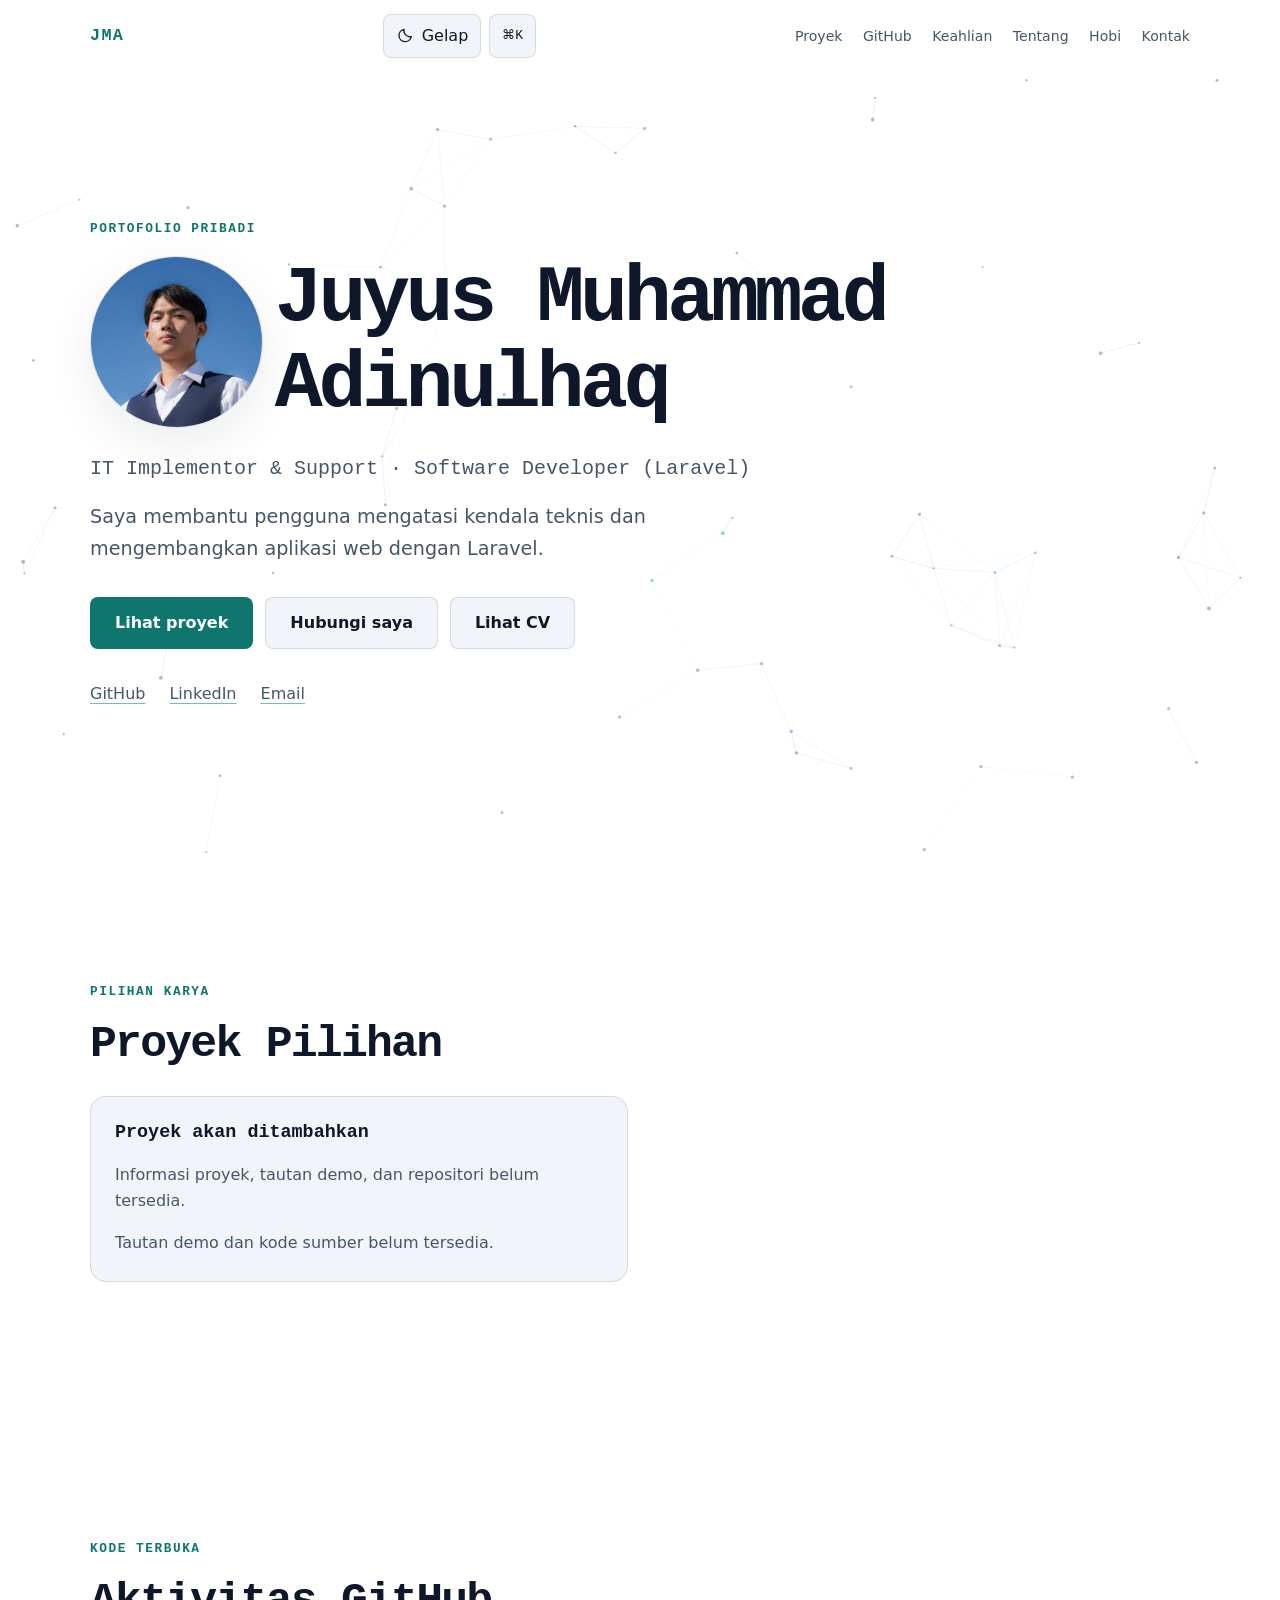
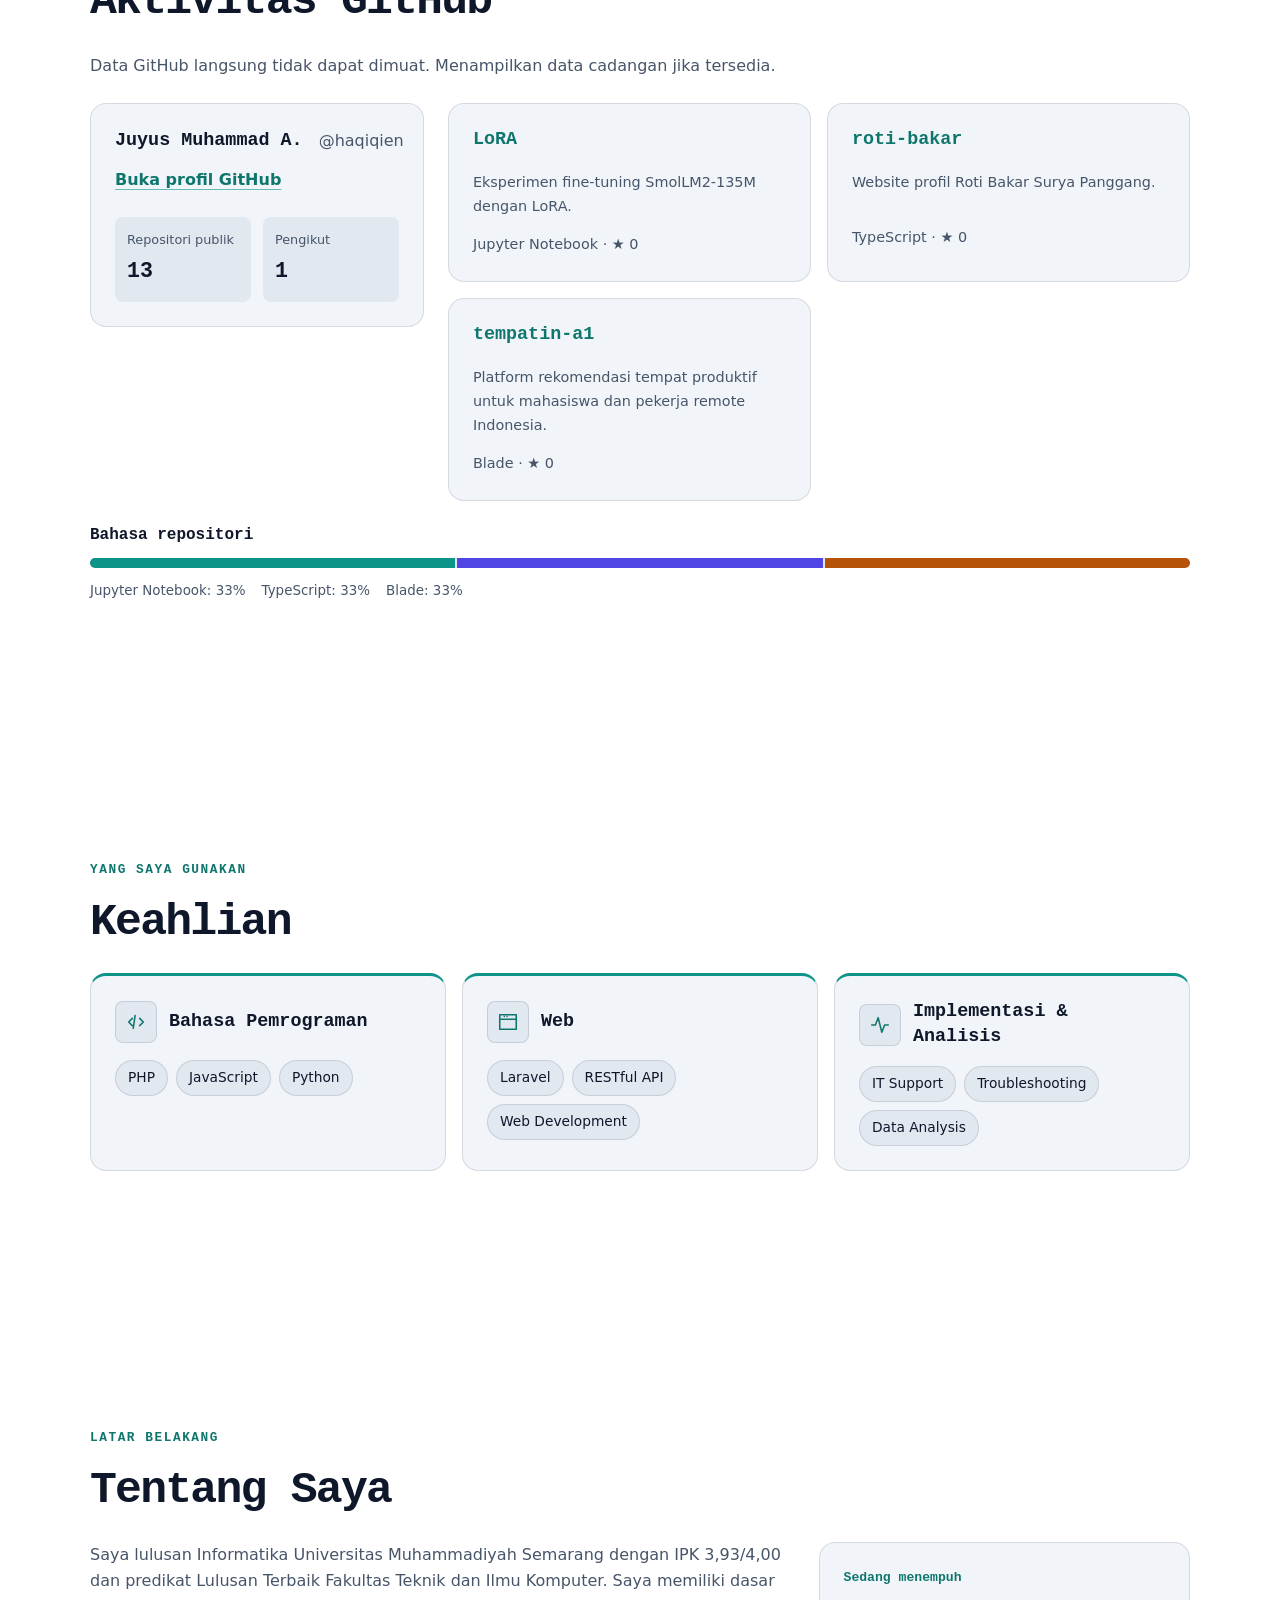
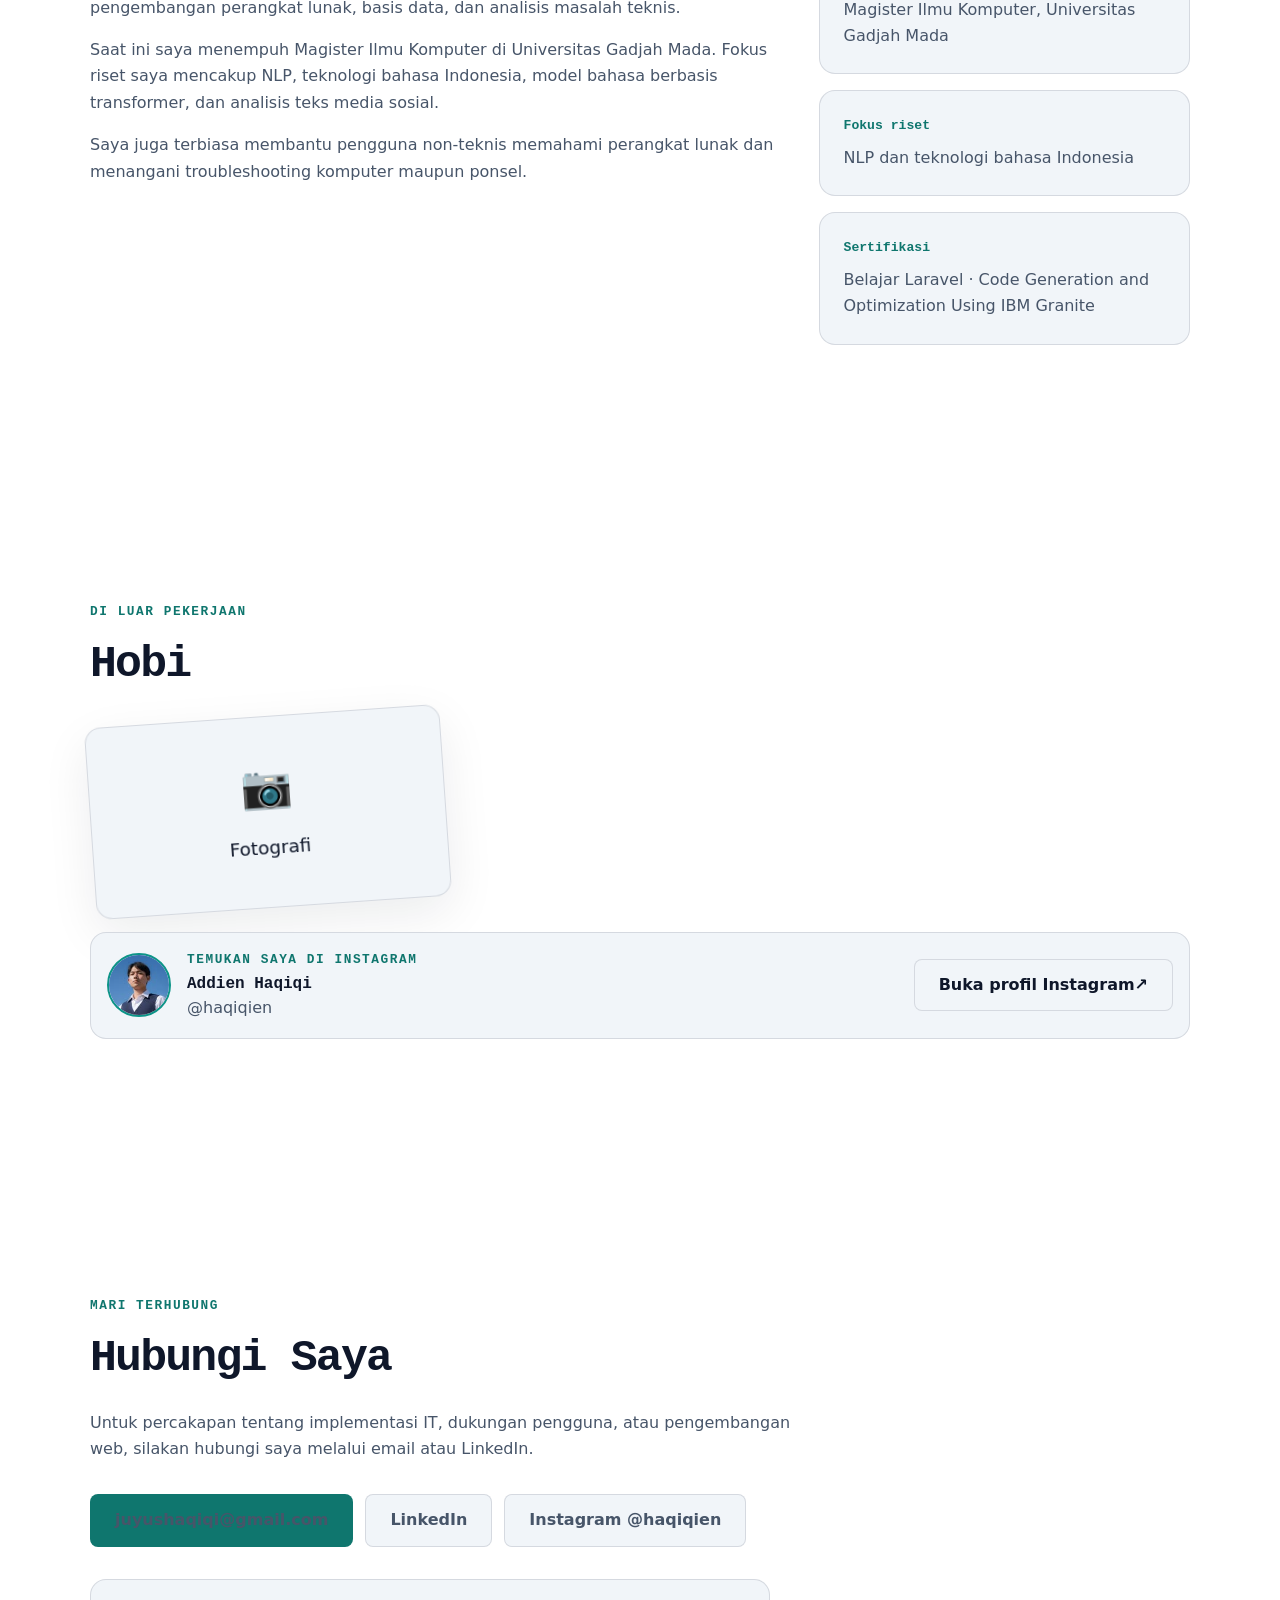
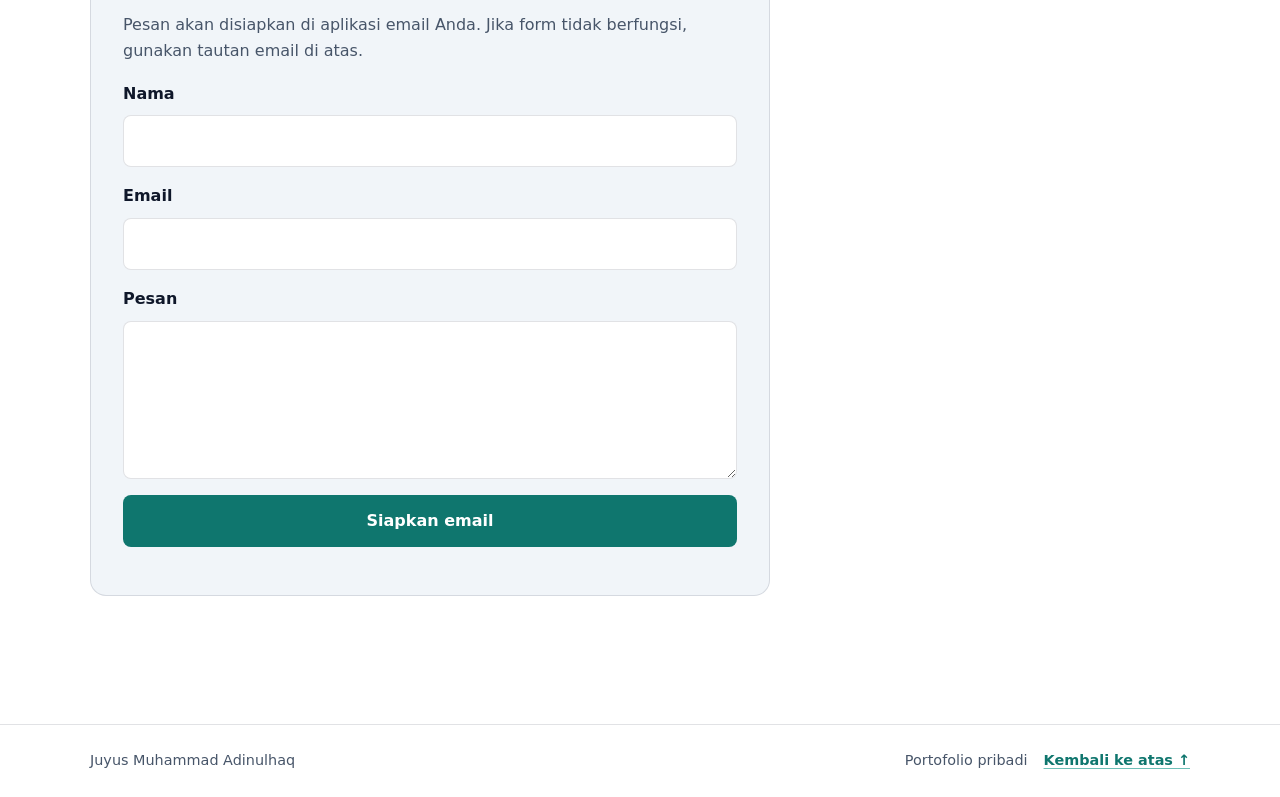
<file: index.html>
<!doctype html>
<html lang="id">
<head>
  <meta charset="utf-8">
  <meta name="viewport" content="width=device-width, initial-scale=1">
  <meta name="description" content="Portofolio Juyus Muhammad Adinulhaq, IT Implementor & Support dan Software Developer (Laravel).">
  <meta name="theme-color" content="#0B1020">
  <title>Juyus Muhammad Adinulhaq — Portofolio</title>
  <link rel="canonical" href="https://addien.ai.id/personal-web/">
  <script>
    (() => {
      const canonical = document.querySelector('link[rel="canonical"]');
      if (canonical) canonical.href = new URL('./', window.location.href).href;
    })();
  </script>
  <link rel="icon" type="image/svg+xml" href="assets/icons/favicon.svg">
  <meta property="og:type" content="website">
  <meta property="og:locale" content="id_ID">
  <meta property="og:site_name" content="Portofolio Juyus Muhammad Adinulhaq">
  <meta property="og:title" content="Juyus Muhammad Adinulhaq — Portofolio">
  <meta property="og:description" content="Portofolio Juyus Muhammad Adinulhaq, IT Implementor &amp; Support dan Software Developer (Laravel).">
  <meta property="og:url" content="https://addien.ai.id/personal-web/">
  <meta property="og:image" content="https://addien.ai.id/personal-web/assets/images/og-card.png">
  <meta property="og:image:width" content="1200">
  <meta property="og:image:height" content="630">
  <meta property="og:image:alt" content="Portofolio Juyus Muhammad Adinulhaq — IT Implementor &amp; Support dan Software Developer (Laravel).">
  <meta name="twitter:card" content="summary_large_image">
  <meta name="twitter:title" content="Juyus Muhammad Adinulhaq — Portofolio">
  <meta name="twitter:description" content="Portofolio Juyus Muhammad Adinulhaq, IT Implementor &amp; Support dan Software Developer (Laravel).">
  <meta name="twitter:image" content="https://addien.ai.id/personal-web/assets/images/og-card.png">
  <script>document.documentElement.classList.add('js');</script>
  <script>
    (() => {
      let theme = 'dark';
      try {
        const saved = localStorage.getItem('portfolio-theme');
        theme = saved === 'light' || saved === 'dark'
          ? saved
          : (matchMedia('(prefers-color-scheme: light)').matches ? 'light' : 'dark');
      } catch {
        theme = matchMedia('(prefers-color-scheme: light)').matches ? 'light' : 'dark';
      }
      document.documentElement.dataset.theme = theme;
    })();
  </script>
  <link rel="stylesheet" href="css/tokens.css">
  <link rel="stylesheet" href="css/base.css">
  <link rel="stylesheet" href="css/layout.css">
  <link rel="stylesheet" href="css/components.css">
  <link rel="stylesheet" href="css/effects.css">
  <script type="module" src="js/main.js"></script>
</head>
<body>
  <a class="skip-link" href="#main-content">Lewati ke konten</a>
  <header class="site-header">
    <nav class="nav container" aria-label="Navigasi utama">
      <a class="nav__brand" href="#hero" aria-label="JMA — Beranda">JMA</a>
      <div class="nav__controls">
        <button class="theme-toggle" type="button" data-theme-toggle aria-label="Aktifkan tema terang" title="Aktifkan tema terang">
          <svg class="theme-toggle__icon theme-toggle__icon--sun" aria-hidden="true" viewBox="0 0 24 24" fill="none" stroke="currentColor" stroke-width="1.8" stroke-linecap="round"><circle cx="12" cy="12" r="4"/><path d="M12 2v2m0 16v2M4.93 4.93l1.42 1.42m11.3 11.3 1.42 1.42M2 12h2m16 0h2M4.93 19.07l1.42-1.42m11.3-11.3 1.42-1.42"/></svg>
          <svg class="theme-toggle__icon theme-toggle__icon--moon" aria-hidden="true" viewBox="0 0 24 24" fill="none" stroke="currentColor" stroke-width="1.8" stroke-linecap="round" stroke-linejoin="round"><path d="M20.9 13.1A8.5 8.5 0 0 1 10.9 3.1 8.5 8.5 0 1 0 20.9 13.1Z"/></svg>
          <span data-theme-label>Terang</span>
        </button>
        <button class="nav__palette" type="button" data-palette-trigger aria-keyshortcuts="Control+K Meta+K">⌘K <span class="visually-hidden">Buka palet perintah</span></button>
        <button class="nav__toggle" type="button" data-nav-toggle aria-label="Buka menu navigasi" aria-controls="primary-navigation" aria-expanded="false">
          <span class="nav__toggle-icon" aria-hidden="true"><span></span><span></span><span></span></span>
          <span class="nav__toggle-label" aria-hidden="true">Menu</span>
        </button>
      </div>
      <ul class="nav__list" id="primary-navigation">
        <li><a class="nav__link" href="#projects" data-nav-link>Proyek</a></li>
        <li><a class="nav__link" href="#github" data-nav-link>GitHub</a></li>
        <li><a class="nav__link" href="#skills" data-nav-link>Keahlian</a></li>
        <li><a class="nav__link" href="#about" data-nav-link>Tentang</a></li>
        <li><a class="nav__link" href="#hobbies" data-nav-link>Hobi</a></li>
        <li><a class="nav__link" href="#contact" data-nav-link>Kontak</a></li>
      </ul>
    </nav>
  </header>

  <div class="scroll-progress" data-scroll-progress aria-hidden="true"><span></span></div>
  <main id="main-content">
    <section class="section section--hero" id="hero" aria-labelledby="hero-title">
      <canvas class="hero__canvas" data-hero-canvas aria-hidden="true"></canvas>
      <div class="container">
        <div class="hero__content">
          <p class="eyebrow">Portofolio pribadi</p>
          <div class="hero__identity">
            <figure class="hero__portrait">
              <img src="assets/images/github-avatar.jpg" width="256" height="256" alt="Foto Juyus Muhammad Adinulhaq" fetchpriority="high">
            </figure>
            <h1 id="hero-title">Juyus Muhammad Adinulhaq</h1>
          </div>
          <p class="hero__role"><span class="visually-hidden">IT Implementor &amp; Support, Software Developer (Laravel), dan mahasiswa Magister Ilmu Komputer.</span><span aria-hidden="true">IT Implementor &amp; Support <span>·</span> <span data-role-word>Software Developer (Laravel)</span></span></p>
          <p class="hero__summary">Saya membantu pengguna mengatasi kendala teknis dan mengembangkan aplikasi web dengan Laravel.</p>
          <div class="hero__actions">
            <a class="button button--primary" href="#projects" data-magnetic data-cursor="View">Lihat proyek</a>
            <a class="button button--secondary" href="#contact" data-magnetic data-cursor="View">Hubungi saya</a>
            <a class="button button--secondary" href="cv/CV_Juyus_Muhammad_Adinulhaq.html">Lihat CV</a>
          </div>
          <nav class="hero__socials" aria-label="Tautan sosial">
            <a href="https://github.com/haqiqien" rel="noopener noreferrer">GitHub</a>
            <a href="https://linkedin.com/in/juyusadinulhaq" rel="noopener noreferrer">LinkedIn</a>
            <a href="mailto:juyushaqiqi@gmail.com">Email</a>
          </nav>
        </div>
      </div>
    </section>

    <section class="section" id="projects" aria-labelledby="projects-title">
      <div class="container">
        <p class="eyebrow">Pilihan karya</p>
        <h2 id="projects-title">Proyek Pilihan</h2>
        <div class="project-filters" data-project-filters role="group" aria-label="Filter proyek berdasarkan teknologi" hidden></div>
        <p class="visually-hidden" data-project-filter-status role="status" aria-live="polite"></p>
        <div class="project-grid" data-projects>
          <p>Detail proyek akan ditambahkan.</p>
        </div>
      </div>
    </section>
    <section class="section" id="github" aria-labelledby="github-title">
      <div class="container">
        <p class="eyebrow">Kode terbuka</p>
        <h2 id="github-title">Aktivitas GitHub</h2>
        <p class="github__notice" data-github-notice role="status">Memuat data publik GitHub… Jika API tidak tersedia, data cadangan profil akan ditampilkan.</p>
        <div class="github__layout">
          <div class="github__profile" data-github-profile aria-label="Ringkasan profil GitHub">
            <p>Data profil belum tersedia.</p>
          </div>
          <div class="github__repos" data-github-repos aria-label="Repositori GitHub">
            <p>Daftar repositori akan tampil setelah username tersedia.</p>
          </div>
        </div>
        <div class="github__languages" data-github-languages></div>
      </div>
    </section>
    <section class="section" id="skills" aria-labelledby="skills-title">
      <div class="container">
        <p class="eyebrow">Yang saya gunakan</p>
        <h2 id="skills-title">Keahlian</h2>
        <div class="skill-groups" data-skills>
          <p>Keahlian akan ditampilkan di sini.</p>
        </div>
      </div>
    </section>
    <section class="section" id="about" aria-labelledby="about-title">
      <div class="container">
        <p class="eyebrow">Latar belakang</p>
        <h2 id="about-title">Tentang Saya</h2>
        <div class="about__grid">
          <div class="about__copy">
            <p>Saya lulusan Informatika Universitas Muhammadiyah Semarang dengan IPK 3,93/4,00 dan predikat Lulusan Terbaik Fakultas Teknik dan Ilmu Komputer. Saya memiliki dasar pengembangan perangkat lunak, basis data, dan analisis masalah teknis.</p>
            <p>Saat ini saya menempuh Magister Ilmu Komputer di Universitas Gadjah Mada. Fokus riset saya mencakup NLP, teknologi bahasa Indonesia, model bahasa berbasis transformer, dan analisis teks media sosial.</p>
            <p>Saya juga terbiasa membantu pengguna non-teknis memahami perangkat lunak dan menangani troubleshooting komputer maupun ponsel.</p>
          </div>
          <ul class="about__facts" aria-label="Fokus saat ini">
            <li class="about__fact"><strong>Sedang menempuh</strong><span>Magister Ilmu Komputer, Universitas Gadjah Mada</span></li>
            <li class="about__fact"><strong>Fokus riset</strong><span>NLP dan teknologi bahasa Indonesia</span></li>
            <li class="about__fact"><strong>Sertifikasi</strong><span>Belajar Laravel · Code Generation and Optimization Using IBM Granite</span></li>
          </ul>
        </div>
      </div>
    </section>
    <section class="section" id="hobbies" aria-labelledby="hobbies-title">
      <div class="container">
        <p class="eyebrow">Di luar pekerjaan</p>
        <h2 id="hobbies-title">Hobi</h2>
        <div class="hobby-grid" data-hobbies>
          <article class="hobby-card">
            <span class="hobby-card__icon" aria-hidden="true">📷</span>
            <h3 class="hobby-card__title">Fotografi</h3>
            <p class="hobby-card__story">Saya rutin memotret dan mengelola hasil foto menggunakan ponsel.</p>
            <a class="hobby-card__link" href="https://instagram.com/haqiqien" rel="noopener noreferrer">Lihat foto di Instagram</a>
          </article>
        </div>
        <article class="instagram-profile" aria-label="Profil Instagram Addien Haqiqi">
          <img class="instagram-profile__avatar" src="assets/images/instagram-avatar.jpg" width="80" height="80" alt="Foto profil Instagram Addien Haqiqi" loading="lazy">
          <div class="instagram-profile__identity">
            <p class="eyebrow">Temukan saya di Instagram</p>
            <h3 class="instagram-profile__name">Addien Haqiqi</h3>
            <p class="instagram-profile__handle">@haqiqien</p>
          </div>
          <a class="button button--secondary instagram-profile__link" href="https://www.instagram.com/haqiqien" target="_blank" rel="noopener noreferrer">Buka profil Instagram <span aria-hidden="true">↗</span></a>
        </article>
      </div>
    </section>
    <section class="section" id="contact" aria-labelledby="contact-title">
      <div class="container">
        <p class="eyebrow">Mari terhubung</p>
        <h2 id="contact-title">Hubungi Saya</h2>
        <p class="contact__intro">Untuk percakapan tentang implementasi IT, dukungan pengguna, atau pengembangan web, silakan hubungi saya melalui email atau LinkedIn.</p>
        <div class="contact__links">
          <a class="button button--primary" href="mailto:juyushaqiqi@gmail.com" data-magnetic data-cursor="View">juyushaqiqi@gmail.com</a>
          <a class="button button--secondary" href="https://linkedin.com/in/juyusadinulhaq" rel="noopener noreferrer" data-magnetic data-cursor="View">LinkedIn</a>
          <a class="button button--secondary" href="https://www.instagram.com/haqiqien" rel="noopener noreferrer" data-magnetic data-cursor="View">Instagram @haqiqien</a>
        </div>
        <form class="contact-form" data-contact-form action="mailto:juyushaqiqi@gmail.com" method="post" enctype="text/plain">
          <p class="contact-form__note">Pesan akan disiapkan di aplikasi email Anda. Jika form tidak berfungsi, gunakan tautan email di atas.</p>
          <div class="contact-form__field">
            <label for="contact-name">Nama</label>
            <input id="contact-name" name="name" type="text" autocomplete="name" maxlength="100" required aria-describedby="contact-name-error">
            <span class="contact-form__error" id="contact-name-error" data-field-error hidden></span>
          </div>
          <div class="contact-form__field">
            <label for="contact-email">Email</label>
            <input id="contact-email" name="email" type="email" autocomplete="email" maxlength="254" required aria-describedby="contact-email-error">
            <span class="contact-form__error" id="contact-email-error" data-field-error hidden></span>
          </div>
          <div class="contact-form__field">
            <label for="contact-message">Pesan</label>
            <textarea id="contact-message" name="message" rows="5" minlength="10" maxlength="5000" required aria-describedby="contact-message-error"></textarea>
            <span class="contact-form__error" id="contact-message-error" data-field-error hidden></span>
          </div>
          <button class="button button--primary" type="submit">Siapkan email</button>
          <p class="contact-form__status" data-contact-status role="status" aria-live="polite"></p>
        </form>
      </div>
    </section>
  </main>

  <dialog class="case-dialog" data-case-dialog aria-labelledby="case-dialog-title" aria-describedby="case-dialog-description">
    <div class="case-dialog__panel">
      <button class="button button--small button--secondary case-dialog__close" type="button" data-dialog-close autofocus aria-label="Tutup studi kasus">Tutup</button>
      <p class="eyebrow">Studi kasus</p>
      <h2 id="case-dialog-title" data-case-dialog-title></h2>
      <p id="case-dialog-description" class="case-dialog__description">Ringkasan tantangan, solusi, keputusan, dan hasil proyek.</p>
      <div class="case-dialog__content" data-case-dialog-content></div>
    </div>
  </dialog>

  <dialog class="palette" data-palette aria-labelledby="palette-title" aria-describedby="palette-description">
    <div class="palette__panel">
      <div class="palette__header">
        <div>
          <h2 class="palette__title" id="palette-title">Palet perintah</h2>
          <p class="palette__description" id="palette-description">Cari bagian atau tindakan.</p>
        </div>
        <button class="button button--small button--secondary palette__close" type="button" data-palette-close aria-label="Tutup palet perintah">Tutup</button>
      </div>
      <label class="visually-hidden" for="palette-query">Cari perintah</label>
      <input class="palette__input" id="palette-query" type="search" role="combobox" aria-autocomplete="list" aria-controls="palette-options" aria-expanded="false" placeholder="Ketik nama bagian atau tindakan…" autocomplete="off">
      <ul class="palette__options" id="palette-options" role="listbox" aria-label="Perintah"></ul>
      <p class="palette__status" data-palette-status role="status" aria-live="polite"></p>
    </div>
  </dialog>

  <dialog class="bug-game" data-bug-game aria-labelledby="bug-game-title" aria-describedby="bug-game-instructions">
    <div class="bug-game__panel">
      <header class="bug-game__header">
        <div><h2 class="bug-game__title" id="bug-game-title">Bug Catcher</h2><p class="bug-game__instructions" id="bug-game-instructions">Tangkap bug di kanvas dalam 30 detik. Gunakan tombol “Tangkap bug berikutnya” sebagai alternatif keyboard.</p></div>
        <button class="button button--small button--secondary" type="button" data-game-close>Tutup</button>
      </header>
      <div class="bug-game__stats"><p>Skor: <strong data-game-score>0</strong></p><p>Waktu: <strong data-game-time>30</strong> detik</p><p>Rekor: <strong data-game-best>0</strong></p></div>
      <canvas class="bug-game__board" data-game-board width="640" height="288" role="img" aria-label="Kanvas permainan. Sentuh atau klik bug untuk menangkapnya."></canvas>
      <div class="bug-game__actions"><button class="button button--primary" type="button" data-game-catch>Tangkap bug berikutnya</button><button class="button button--secondary" type="button" data-game-restart>Mulai ulang</button></div>
      <p class="bug-game__status" data-game-status role="status" aria-live="polite">Permainan siap.</p>
    </div>
  </dialog>

  <noscript>
    <div class="noscript-note container">
      <p>JavaScript tidak aktif. Proyek: <a href="#projects">detail belum tersedia</a>. <a href="https://github.com/haqiqien" rel="noopener noreferrer">GitHub</a>. Tautan lain: <a href="https://linkedin.com/in/juyusadinulhaq" rel="noopener noreferrer">LinkedIn</a> · <a href="mailto:juyushaqiqi@gmail.com">Email</a>.</p>
    </div>
  </noscript>

  <div class="cursor" data-custom-cursor aria-hidden="true">
    <span class="cursor__dot"></span>
    <span class="cursor__ring"><span class="cursor__label"></span></span>
  </div>

  <footer class="site-footer">
    <div class="container site-footer__inner">
      <p>Juyus Muhammad Adinulhaq</p>
      <div class="site-footer__actions">
        <p>Portofolio pribadi</p>
        <a class="back-to-top" href="#hero">Kembali ke atas <span aria-hidden="true">↑</span></a>
      </div>
    </div>
  </footer>
</body>
</html>
</file>
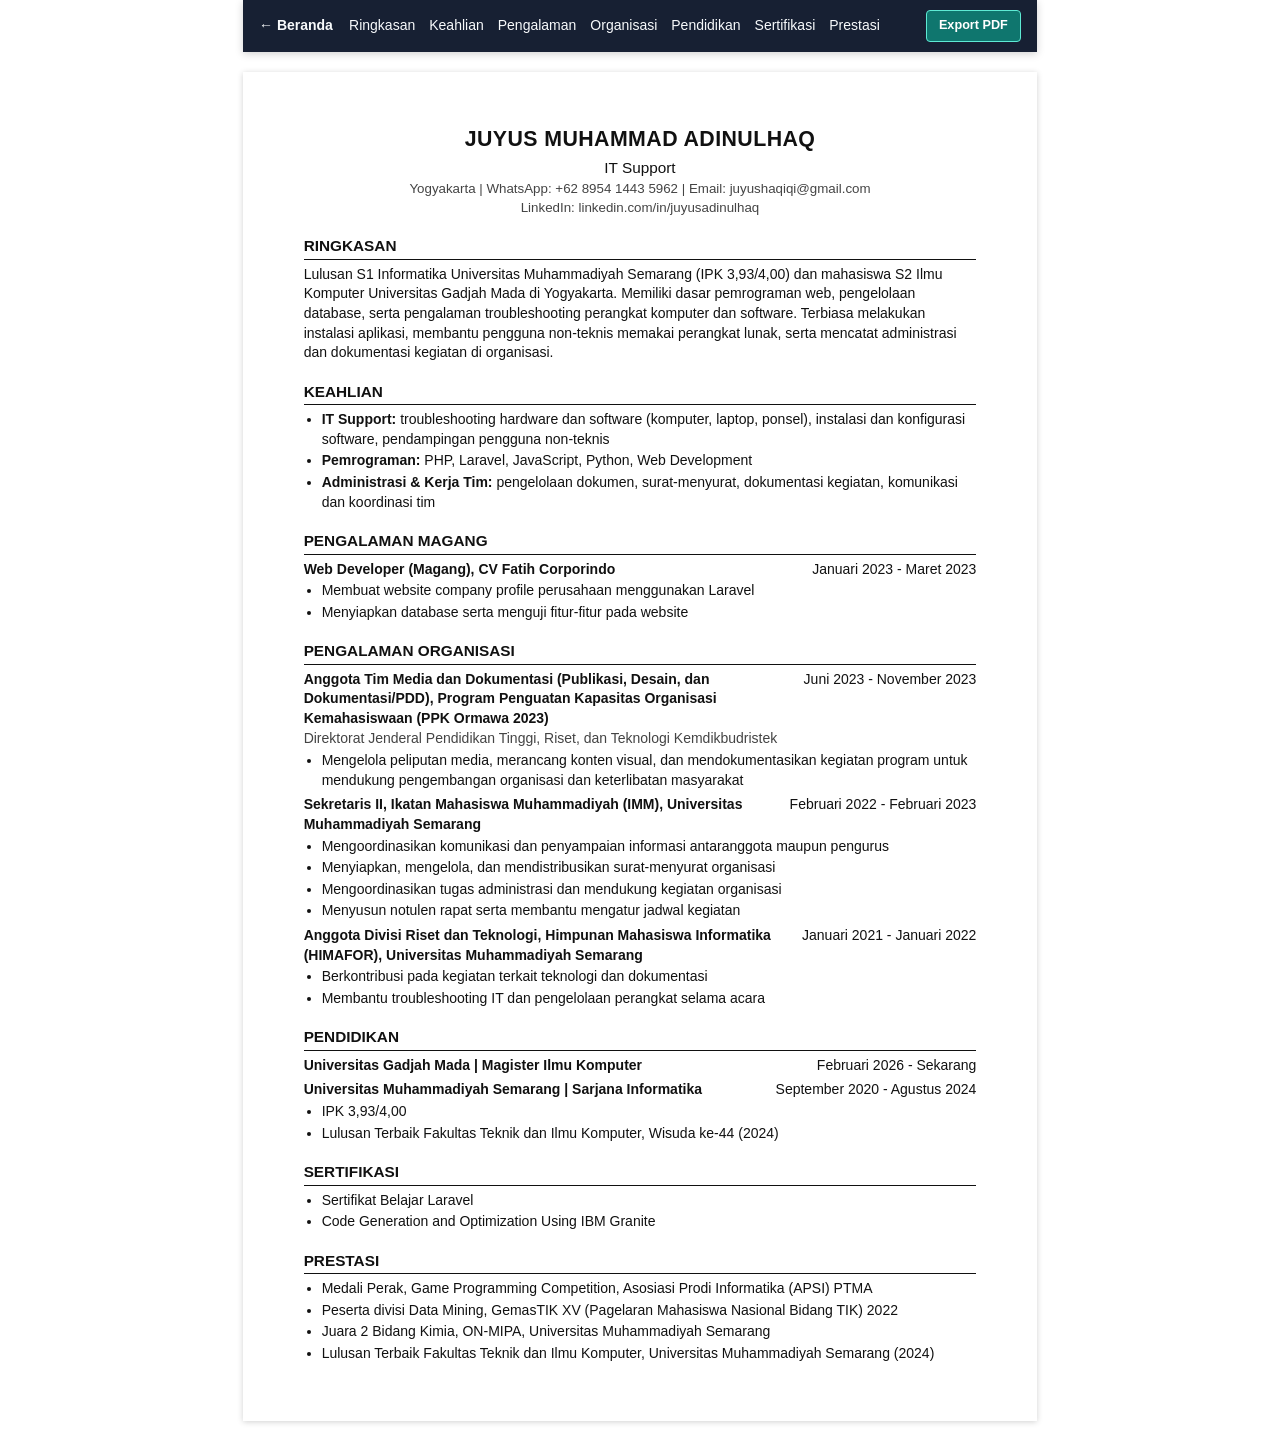
<file: cv/CV_Juyus_Muhammad_Adinulhaq.html>
<!DOCTYPE html>
<html lang="id">
<head>
<meta charset="utf-8">
<meta name="viewport" content="width=device-width, initial-scale=1">
<title>CV Juyus Muhammad Adinulhaq - IT Support</title>
<script>
  try {
    const savedTheme = localStorage.getItem('portfolio-theme');
    const systemTheme = matchMedia('(prefers-color-scheme: light)').matches ? 'light' : 'dark';
    document.documentElement.dataset.theme = savedTheme === 'light' || savedTheme === 'dark' ? savedTheme : systemTheme;
  } catch {
    document.documentElement.dataset.theme = matchMedia('(prefers-color-scheme: light)').matches ? 'light' : 'dark';
  }
</script>
<style>
  :root {
    color-scheme: dark;
    --page-bg:#0b1020;
    --paper:#fff;
    --ink:#111;
    --muted:#444;
    --rule:#111;
    --accent:#0d9488;
    --focus:#fbbf24;
  }
  [data-theme="light"] {
    color-scheme: light;
    --page-bg:#fff;
    --paper:#fff;
    --ink:#111;
    --muted:#444;
    --rule:#111;
    --accent:#0d9488;
    --focus:#b45309;
  }
  * { box-sizing: border-box; }
  html { background:var(--page-bg); scroll-behavior:smooth; scroll-padding-top:72px; }
  body {
    margin: 0;
    font-family: Arial, Helvetica, sans-serif;
    font-size: 10.5pt;
    line-height: 1.4;
    color: var(--ink);
    background:var(--page-bg);
  }
  main {
    width: 210mm;
    max-width: 100%;
    min-height: 297mm;
    margin: 20px auto 32px;
    padding: 14mm 16mm;
    background:var(--paper);
    box-shadow: 0 1px 6px rgba(0,0,0,.18);
  }
  .cv-nav {
    position:sticky; top:0; z-index:2;
    max-width:210mm; margin:0 auto; padding:10px 16px;
    display:flex; align-items:center; gap:16px;
    color:#f8fafc; background:#172033;
    box-shadow:0 2px 8px rgba(0,0,0,.18);
  }
  .cv-nav a { color:inherit; text-decoration:none; }
  .cv-nav__home { flex:none; font-weight:700; }
  .cv-nav__links { display:flex; gap:14px; overflow-x:auto; white-space:nowrap; flex:1; }
  .cv-nav a:hover { color:#5eead4; text-decoration:underline; text-underline-offset:3px; }
  .cv-nav a:focus-visible { outline:2px solid var(--focus); outline-offset:3px; }
  .cv-nav__print {
    flex:none;
    padding:6px 12px;
    border:1px solid #5eead4;
    border-radius:4px;
    background:#0f766e;
    color:#fff;
    font:inherit;
    font-size:9.5pt;
    font-weight:700;
    cursor:pointer;
    white-space:nowrap;
  }
  .cv-nav__print:hover { background:#0d9488; }
  .cv-nav__print:focus-visible { outline:2px solid var(--focus); outline-offset:3px; }
  header { text-align:center; margin-bottom: 4px; }
  h1 { font-size: 16pt; margin: 0 0 2px; letter-spacing: .02em; }
  .title { font-size: 11.5pt; margin: 0 0 2px; }
  .meta { margin:0 0 8px; color:var(--muted); font-size:9pt; }
  .contact { margin: 0; font-size: 10pt; color: var(--muted); }
  .contact a { color: inherit; text-decoration: none; }
  .contact a:hover { color:var(--accent); text-decoration:underline; }
  section { margin-top: 18px; scroll-margin-top:72px; }
  h2 {
    font-size: 11.5pt;
    margin: 0 0 5px;
    padding-bottom: 2px;
    border-bottom: 1.5px solid var(--rule);
    text-transform: uppercase;
  }
  p { margin: 0 0 4px; }
  ul { margin: 2px 0 4px; padding-left: 18px; }
  li { margin-bottom: 2px; }
  .row { display:flex; justify-content:space-between; gap: 12px; margin-top: 5px; }
  .row strong { font-weight: 700; }
  .row span { white-space: nowrap; }
  .subline { margin:0 0 3px; color:var(--muted); }
  @page {
    size: A4 portrait;
    margin: 12mm 14mm;
  }
  @media (max-width: 600px) {
    .cv-nav { gap:12px; padding:10px 16px; }
    .cv-nav__links { gap:12px; }
    main { width: auto; min-height: auto; margin: 16px 12px 24px; padding: 24px 20px; box-shadow:0 1px 6px rgba(0,0,0,.12); }
    .row { flex-direction: column; gap: 0; }
    .row span { white-space: normal; color: var(--muted); }
  }
  @media print {
    html, body { width: 210mm; background:#fff; color:#111; }
    .cv-nav { display:none; }
    main { width: 100%; min-height: 0; margin:0; padding:0; box-shadow:none; max-width:none; background:#fff; color:#111; }
    section { margin-top: 13px; break-inside: avoid; }
    a { color:#111 !important; text-decoration:none; }
  }
</style>
</head>
<body>
<nav class="cv-nav" aria-label="Navigasi CV">
  <a class="cv-nav__home" href="../index.html">&larr; Beranda</a>
  <div class="cv-nav__links">
    <a href="#ringkasan">Ringkasan</a>
    <a href="#keahlian">Keahlian</a>
    <a href="#pengalaman">Pengalaman</a>
    <a href="#organisasi">Organisasi</a>
    <a href="#pendidikan">Pendidikan</a>
    <a href="#sertifikasi">Sertifikasi</a>
    <a href="#prestasi">Prestasi</a>
  </div>
  <button class="cv-nav__print" type="button" data-export-pdf>Export PDF</button>
</nav>
<main>
  <header>
    <h1>JUYUS MUHAMMAD ADINULHAQ</h1>
    <p class="title">IT Support</p>
    <p class="contact">Yogyakarta | WhatsApp: <a href="https://wa.me/6289541443596">+62 8954 1443 5962</a> | Email: <a href="mailto:juyushaqiqi@gmail.com">juyushaqiqi@gmail.com</a></p>
    <p class="contact">LinkedIn: <a href="https://linkedin.com/in/juyusadinulhaq">linkedin.com/in/juyusadinulhaq</a></p>
  </header>

  <section id="ringkasan" aria-labelledby="ringkasan-title">
    <h2 id="ringkasan-title">Ringkasan</h2>
    <p>Lulusan S1 Informatika Universitas Muhammadiyah Semarang (IPK 3,93/4,00) dan mahasiswa S2 Ilmu Komputer Universitas Gadjah Mada di Yogyakarta. Memiliki dasar pemrograman web, pengelolaan database, serta pengalaman troubleshooting perangkat komputer dan software. Terbiasa melakukan instalasi aplikasi, membantu pengguna non-teknis memakai perangkat lunak, serta mencatat administrasi dan dokumentasi kegiatan di organisasi.</p>
  </section>

  <section id="keahlian" aria-labelledby="keahlian-title">
    <h2 id="keahlian-title">Keahlian</h2>
    <ul>
      <li><strong>IT Support:</strong> troubleshooting hardware dan software (komputer, laptop, ponsel), instalasi dan konfigurasi software, pendampingan pengguna non-teknis</li>
      <li><strong>Pemrograman:</strong> PHP, Laravel, JavaScript, Python, Web Development</li>
      <li><strong>Administrasi &amp; Kerja Tim:</strong> pengelolaan dokumen, surat-menyurat, dokumentasi kegiatan, komunikasi dan koordinasi tim</li>
    </ul>
  </section>

  <section id="pengalaman" aria-labelledby="pengalaman-title">
    <h2 id="pengalaman-title">Pengalaman Magang</h2>
    <div class="row"><strong>Web Developer (Magang), CV Fatih Corporindo</strong><span>Januari 2023 - Maret 2023</span></div>
    <ul>
      <li>Membuat website company profile perusahaan menggunakan Laravel</li>
      <li>Menyiapkan database serta menguji fitur-fitur pada website</li>
    </ul>
  </section>

  <section id="organisasi" aria-labelledby="organisasi-title">
    <h2 id="organisasi-title">Pengalaman Organisasi</h2>
    <div class="row"><strong>Anggota Tim Media dan Dokumentasi (Publikasi, Desain, dan Dokumentasi/PDD), Program Penguatan Kapasitas Organisasi Kemahasiswaan (PPK Ormawa 2023)</strong><span>Juni 2023 - November 2023</span></div>
    <p class="subline">Direktorat Jenderal Pendidikan Tinggi, Riset, dan Teknologi Kemdikbudristek</p>
    <ul>
      <li>Mengelola peliputan media, merancang konten visual, dan mendokumentasikan kegiatan program untuk mendukung pengembangan organisasi dan keterlibatan masyarakat</li>
    </ul>

    <div class="row"><strong>Sekretaris II, Ikatan Mahasiswa Muhammadiyah (IMM), Universitas Muhammadiyah Semarang</strong><span>Februari 2022 - Februari 2023</span></div>
    <ul>
      <li>Mengoordinasikan komunikasi dan penyampaian informasi antaranggota maupun pengurus</li>
      <li>Menyiapkan, mengelola, dan mendistribusikan surat-menyurat organisasi</li>
      <li>Mengoordinasikan tugas administrasi dan mendukung kegiatan organisasi</li>
      <li>Menyusun notulen rapat serta membantu mengatur jadwal kegiatan</li>
    </ul>

    <div class="row"><strong>Anggota Divisi Riset dan Teknologi, Himpunan Mahasiswa Informatika (HIMAFOR), Universitas Muhammadiyah Semarang</strong><span>Januari 2021 - Januari 2022</span></div>
    <ul>
      <li>Berkontribusi pada kegiatan terkait teknologi dan dokumentasi</li>
      <li>Membantu troubleshooting IT dan pengelolaan perangkat selama acara</li>
    </ul>
  </section>

  <section id="pendidikan" aria-labelledby="pendidikan-title">
    <h2 id="pendidikan-title">Pendidikan</h2>
    <div class="row"><strong>Universitas Gadjah Mada | Magister Ilmu Komputer</strong><span>Februari 2026 - Sekarang</span></div>
    <div class="row"><strong>Universitas Muhammadiyah Semarang | Sarjana Informatika</strong><span>September 2020 - Agustus 2024</span></div>
    <ul>
      <li>IPK 3,93/4,00</li>
      <li>Lulusan Terbaik Fakultas Teknik dan Ilmu Komputer, Wisuda ke-44 (2024)</li>
    </ul>
  </section>

  <section id="sertifikasi" aria-labelledby="sertifikasi-title">
    <h2 id="sertifikasi-title">Sertifikasi</h2>
    <ul>
      <li>Sertifikat Belajar Laravel</li>
      <li>Code Generation and Optimization Using IBM Granite</li>
    </ul>
  </section>

  <section id="prestasi" aria-labelledby="prestasi-title">
    <h2 id="prestasi-title">Prestasi</h2>
    <ul>
      <li>Medali Perak, Game Programming Competition, Asosiasi Prodi Informatika (APSI) PTMA</li>
      <li>Peserta divisi Data Mining, GemasTIK XV (Pagelaran Mahasiswa Nasional Bidang TIK) 2022</li>
      <li>Juara 2 Bidang Kimia, ON-MIPA, Universitas Muhammadiyah Semarang</li>
      <li>Lulusan Terbaik Fakultas Teknik dan Ilmu Komputer, Universitas Muhammadiyah Semarang (2024)</li>
    </ul>
  </section>
</main>
<script>
  document.querySelector('[data-export-pdf]')?.addEventListener('click', () => {
    window.print();
  });
</script>
</body>
</html>
</file>
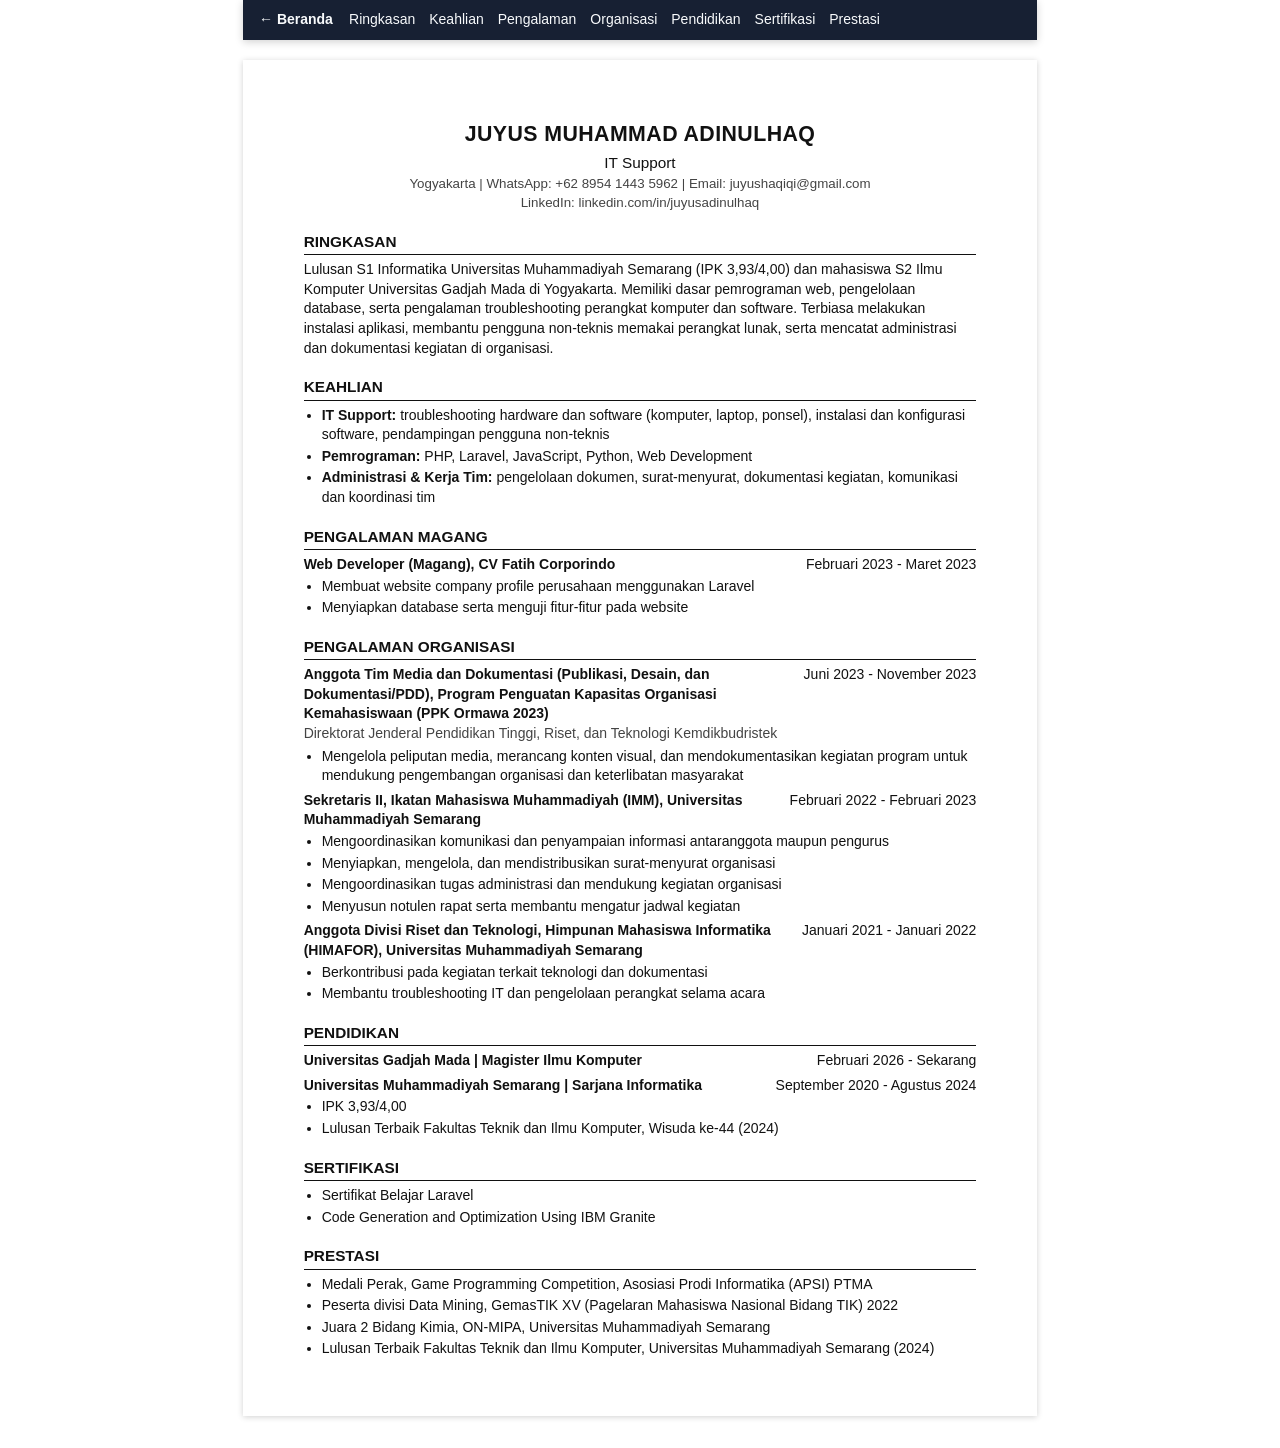
<file: my-cv/CV_Juyus_Muhammad_Adinulhaq.html>
<!DOCTYPE html>
<html lang="id">
<head>
<meta charset="utf-8">
<meta name="viewport" content="width=device-width, initial-scale=1">
<title>CV Juyus Muhammad Adinulhaq - IT Support</title>
<script>
  try {
    const savedTheme = localStorage.getItem('portfolio-theme');
    const systemTheme = matchMedia('(prefers-color-scheme: light)').matches ? 'light' : 'dark';
    document.documentElement.dataset.theme = savedTheme === 'light' || savedTheme === 'dark' ? savedTheme : systemTheme;
  } catch {
    document.documentElement.dataset.theme = matchMedia('(prefers-color-scheme: light)').matches ? 'light' : 'dark';
  }
</script>
<style>
  :root {
    color-scheme: dark;
    --page-bg:#0b1020;
    --paper:#fff;
    --ink:#111;
    --muted:#444;
    --rule:#111;
    --accent:#0d9488;
    --focus:#fbbf24;
  }
  [data-theme="light"] {
    color-scheme: light;
    --page-bg:#fff;
    --paper:#fff;
    --ink:#111;
    --muted:#444;
    --rule:#111;
    --accent:#0d9488;
    --focus:#b45309;
  }
  * { box-sizing: border-box; }
  html { background:var(--page-bg); scroll-behavior:smooth; scroll-padding-top:72px; }
  body {
    margin: 0;
    font-family: Arial, Helvetica, sans-serif;
    font-size: 10.5pt;
    line-height: 1.4;
    color: var(--ink);
    background:var(--page-bg);
  }
  main {
    max-width: 210mm;
    margin: 20px auto 32px;
    padding: 16mm 16mm 14mm;
    background:var(--paper);
    box-shadow: 0 1px 6px rgba(0,0,0,.18);
  }
  .cv-nav {
    position:sticky; top:0; z-index:2;
    max-width:210mm; margin:0 auto; padding:10px 16px;
    display:flex; align-items:center; gap:16px;
    color:#f8fafc; background:#172033;
    box-shadow:0 2px 8px rgba(0,0,0,.18);
  }
  .cv-nav a { color:inherit; text-decoration:none; }
  .cv-nav__home { flex:none; font-weight:700; }
  .cv-nav__links { display:flex; gap:14px; overflow-x:auto; white-space:nowrap; }
  .cv-nav a:hover { color:#5eead4; text-decoration:underline; text-underline-offset:3px; }
  .cv-nav a:focus-visible { outline:2px solid var(--focus); outline-offset:3px; }
  header { text-align:center; margin-bottom: 4px; }
  h1 { font-size: 16pt; margin: 0 0 2px; letter-spacing: .02em; }
  .title { font-size: 11.5pt; margin: 0 0 2px; }
  .meta { margin:0 0 8px; color:var(--muted); font-size:9pt; }
  .contact { margin: 0; font-size: 10pt; color: var(--muted); }
  .contact a { color: inherit; text-decoration: none; }
  .contact a:hover { color:var(--accent); text-decoration:underline; }
  section { margin-top: 18px; scroll-margin-top:72px; }
  h2 {
    font-size: 11.5pt;
    margin: 0 0 5px;
    padding-bottom: 2px;
    border-bottom: 1.5px solid var(--rule);
    text-transform: uppercase;
  }
  p { margin: 0 0 4px; }
  ul { margin: 2px 0 4px; padding-left: 18px; }
  li { margin-bottom: 2px; }
  .row { display:flex; justify-content:space-between; gap: 12px; margin-top: 5px; }
  .row strong { font-weight: 700; }
  .row span { white-space: nowrap; }
  .subline { margin:0 0 3px; color:var(--muted); }
  @media (max-width: 600px) {
    .cv-nav { gap:12px; padding:10px 16px; }
    .cv-nav__links { gap:12px; }
    main { margin: 16px 12px 24px; padding: 24px 20px; box-shadow:0 1px 6px rgba(0,0,0,.12); }
    .row { flex-direction: column; gap: 0; }
    .row span { white-space: normal; color: var(--muted); }
  }
  @media print {
    @page { size: A4; margin: 12mm; }
    html, body, main { background:#fff; color:#111; }
    .cv-nav { display:none; }
    main { margin:0; padding:0; box-shadow:none; max-width:none; }
    a { color:#111 !important; text-decoration:none; }
  }
</style>
</head>
<body>
<nav class="cv-nav" aria-label="Navigasi CV">
  <a class="cv-nav__home" href="../index.html">&larr; Beranda</a>
  <div class="cv-nav__links">
    <a href="#ringkasan">Ringkasan</a>
    <a href="#keahlian">Keahlian</a>
    <a href="#pengalaman">Pengalaman</a>
    <a href="#organisasi">Organisasi</a>
    <a href="#pendidikan">Pendidikan</a>
    <a href="#sertifikasi">Sertifikasi</a>
    <a href="#prestasi">Prestasi</a>
  </div>
</nav>
<main>
  <header>
    <h1>JUYUS MUHAMMAD ADINULHAQ</h1>
    <p class="title">IT Support</p>
    <p class="contact">Yogyakarta | WhatsApp: <a href="https://wa.me/6289541443596">+62 8954 1443 5962</a> | Email: <a href="mailto:juyushaqiqi@gmail.com">juyushaqiqi@gmail.com</a></p>
    <p class="contact">LinkedIn: <a href="https://linkedin.com/in/juyusadinulhaq">linkedin.com/in/juyusadinulhaq</a></p>
  </header>

  <section id="ringkasan" aria-labelledby="ringkasan-title">
    <h2 id="ringkasan-title">Ringkasan</h2>
    <p>Lulusan S1 Informatika Universitas Muhammadiyah Semarang (IPK 3,93/4,00) dan mahasiswa S2 Ilmu Komputer Universitas Gadjah Mada di Yogyakarta. Memiliki dasar pemrograman web, pengelolaan database, serta pengalaman troubleshooting perangkat komputer dan software. Terbiasa melakukan instalasi aplikasi, membantu pengguna non-teknis memakai perangkat lunak, serta mencatat administrasi dan dokumentasi kegiatan di organisasi.</p>
  </section>

  <section id="keahlian" aria-labelledby="keahlian-title">
    <h2 id="keahlian-title">Keahlian</h2>
    <ul>
      <li><strong>IT Support:</strong> troubleshooting hardware dan software (komputer, laptop, ponsel), instalasi dan konfigurasi software, pendampingan pengguna non-teknis</li>
      <li><strong>Pemrograman:</strong> PHP, Laravel, JavaScript, Python, Web Development</li>
      <li><strong>Administrasi &amp; Kerja Tim:</strong> pengelolaan dokumen, surat-menyurat, dokumentasi kegiatan, komunikasi dan koordinasi tim</li>
    </ul>
  </section>

  <section id="pengalaman" aria-labelledby="pengalaman-title">
    <h2 id="pengalaman-title">Pengalaman Magang</h2>
    <div class="row"><strong>Web Developer (Magang), CV Fatih Corporindo</strong><span>Februari 2023 - Maret 2023</span></div>
    <ul>
      <li>Membuat website company profile perusahaan menggunakan Laravel</li>
      <li>Menyiapkan database serta menguji fitur-fitur pada website</li>
    </ul>
  </section>

  <section id="organisasi" aria-labelledby="organisasi-title">
    <h2 id="organisasi-title">Pengalaman Organisasi</h2>
    <div class="row"><strong>Anggota Tim Media dan Dokumentasi (Publikasi, Desain, dan Dokumentasi/PDD), Program Penguatan Kapasitas Organisasi Kemahasiswaan (PPK Ormawa 2023)</strong><span>Juni 2023 - November 2023</span></div>
    <p class="subline">Direktorat Jenderal Pendidikan Tinggi, Riset, dan Teknologi Kemdikbudristek</p>
    <ul>
      <li>Mengelola peliputan media, merancang konten visual, dan mendokumentasikan kegiatan program untuk mendukung pengembangan organisasi dan keterlibatan masyarakat</li>
    </ul>

    <div class="row"><strong>Sekretaris II, Ikatan Mahasiswa Muhammadiyah (IMM), Universitas Muhammadiyah Semarang</strong><span>Februari 2022 - Februari 2023</span></div>
    <ul>
      <li>Mengoordinasikan komunikasi dan penyampaian informasi antaranggota maupun pengurus</li>
      <li>Menyiapkan, mengelola, dan mendistribusikan surat-menyurat organisasi</li>
      <li>Mengoordinasikan tugas administrasi dan mendukung kegiatan organisasi</li>
      <li>Menyusun notulen rapat serta membantu mengatur jadwal kegiatan</li>
    </ul>

    <div class="row"><strong>Anggota Divisi Riset dan Teknologi, Himpunan Mahasiswa Informatika (HIMAFOR), Universitas Muhammadiyah Semarang</strong><span>Januari 2021 - Januari 2022</span></div>
    <ul>
      <li>Berkontribusi pada kegiatan terkait teknologi dan dokumentasi</li>
      <li>Membantu troubleshooting IT dan pengelolaan perangkat selama acara</li>
    </ul>
  </section>

  <section id="pendidikan" aria-labelledby="pendidikan-title">
    <h2 id="pendidikan-title">Pendidikan</h2>
    <div class="row"><strong>Universitas Gadjah Mada | Magister Ilmu Komputer</strong><span>Februari 2026 - Sekarang</span></div>
    <div class="row"><strong>Universitas Muhammadiyah Semarang | Sarjana Informatika</strong><span>September 2020 - Agustus 2024</span></div>
    <ul>
      <li>IPK 3,93/4,00</li>
      <li>Lulusan Terbaik Fakultas Teknik dan Ilmu Komputer, Wisuda ke-44 (2024)</li>
    </ul>
  </section>

  <section id="sertifikasi" aria-labelledby="sertifikasi-title">
    <h2 id="sertifikasi-title">Sertifikasi</h2>
    <ul>
      <li>Sertifikat Belajar Laravel</li>
      <li>Code Generation and Optimization Using IBM Granite</li>
    </ul>
  </section>

  <section id="prestasi" aria-labelledby="prestasi-title">
    <h2 id="prestasi-title">Prestasi</h2>
    <ul>
      <li>Medali Perak, Game Programming Competition, Asosiasi Prodi Informatika (APSI) PTMA</li>
      <li>Peserta divisi Data Mining, GemasTIK XV (Pagelaran Mahasiswa Nasional Bidang TIK) 2022</li>
      <li>Juara 2 Bidang Kimia, ON-MIPA, Universitas Muhammadiyah Semarang</li>
      <li>Lulusan Terbaik Fakultas Teknik dan Ilmu Komputer, Universitas Muhammadiyah Semarang (2024)</li>
    </ul>
  </section>
</main>
</body>
</html>
</file>
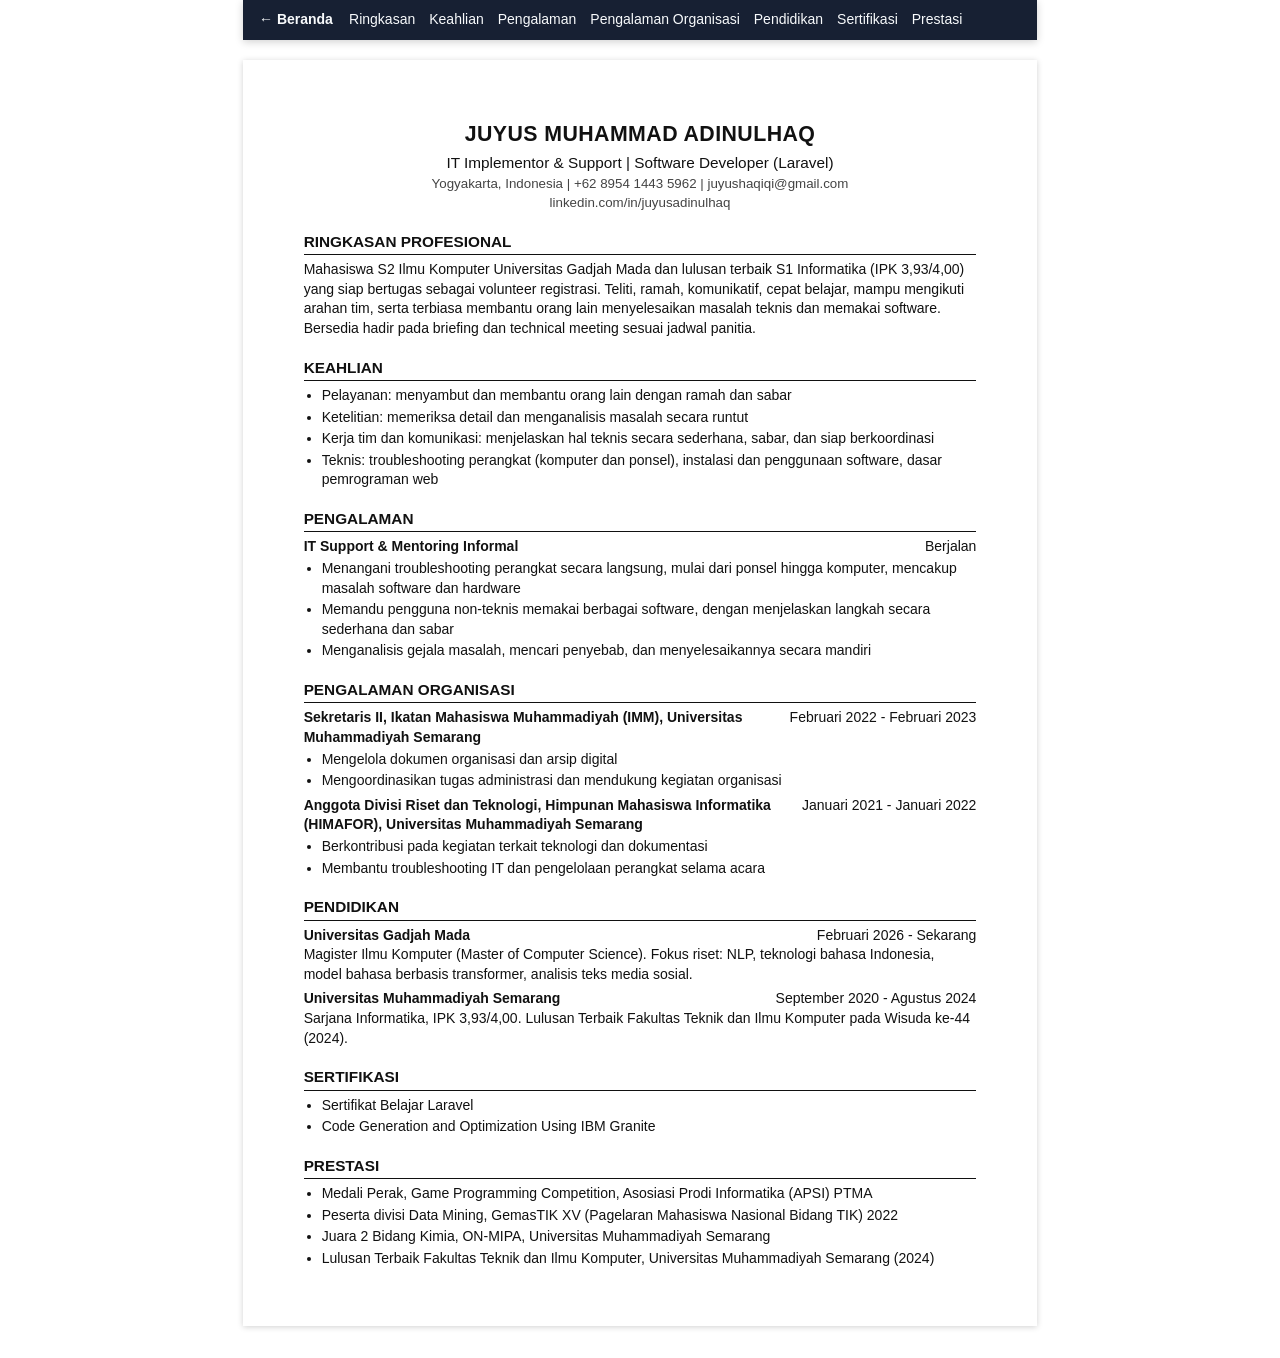
<file: my-cv/CV_Juyus_Muhammad_Adinulhaq_registrasi.html>
<!DOCTYPE html>
<html lang="id">
<head>
<meta charset="utf-8">
<meta name="viewport" content="width=device-width, initial-scale=1">
<title>CV Juyus Muhammad Adinulhaq - Volunteer Registrasi</title>
<style>
  :root {
    color-scheme: dark;
    --page-bg:#0b1020;
    --paper:#fff;
    --ink:#111;
    --muted:#444;
    --rule:#111;
    --accent:#0d9488;
    --focus:#fbbf24;
  }
  @media (prefers-color-scheme: light) {
    :root {
      color-scheme: light;
      --page-bg:#fff;
      --paper:#fff;
      --ink:#111;
      --muted:#444;
      --rule:#111;
      --accent:#0d9488;
      --focus:#b45309;
    }
  }
  * { box-sizing: border-box; }
  html { background:var(--page-bg); scroll-behavior:smooth; scroll-padding-top:72px; }
  body {
    margin: 0;
    font-family: Arial, Helvetica, sans-serif;
    font-size: 10.5pt;
    line-height: 1.4;
    color: var(--ink);
    background:var(--page-bg);
  }
  main {
    max-width: 210mm;
    margin: 20px auto 32px;
    padding: 16mm 16mm 14mm;
    background:var(--paper);
    box-shadow: 0 1px 6px rgba(0,0,0,.18);
  }
  .cv-nav {
    position:sticky; top:0; z-index:2;
    max-width:210mm; margin:0 auto; padding:10px 16px;
    display:flex; align-items:center; gap:16px;
    color:#f8fafc; background:#172033;
    box-shadow:0 2px 8px rgba(0,0,0,.18);
  }
  .cv-nav a { color:inherit; text-decoration:none; }
  .cv-nav__home { flex:none; font-weight:700; }
  .cv-nav__links { display:flex; gap:14px; overflow-x:auto; white-space:nowrap; }
  .cv-nav a:hover { text-decoration:underline; text-underline-offset:3px; }
  .cv-nav a:hover { color:var(--accent); }
  .cv-nav a:focus-visible { outline:2px solid var(--focus); outline-offset:3px; }
  header { text-align:center; margin-bottom: 4px; }
  h1 { font-size: 16pt; margin: 0 0 2px; letter-spacing: .02em; }
  .title { font-size: 11.5pt; margin: 0 0 2px; }
  .contact { margin: 0; font-size: 10pt; color: var(--muted); }
  .contact a { color: inherit; text-decoration: none; }
  section { margin-top: 18px; scroll-margin-top:72px; }
  h2 {
    font-size: 11.5pt;
    margin: 0 0 5px;
    padding-bottom: 2px;
    border-bottom: 1.5px solid var(--rule);
    text-transform: uppercase;
  }
  p { margin: 0 0 4px; }
  ul { margin: 2px 0 4px; padding-left: 18px; }
  li { margin-bottom: 2px; }
  .row { display:flex; justify-content:space-between; gap: 12px; margin-top: 5px; }
  .row strong { font-weight: 700; }
  .row span { white-space: nowrap; }
  @media (max-width: 600px) {
    .cv-nav { gap:12px; padding:10px 16px; }
    .cv-nav__links { gap:12px; }
    main { margin: 16px 12px 24px; padding: 24px 20px; box-shadow:0 1px 6px rgba(0,0,0,.12); }
    .row { flex-direction: column; gap: 0; }
    .row span { white-space: normal; color: var(--muted); }
  }
  @media print {
    @page { size: A4; margin: 12mm; }
    html, body, main { background:#fff; color:#111; }
    .cv-nav { display:none; }
    main { margin:0; padding:0; box-shadow:none; max-width:none; }
  }
</style>
</head>
<body>
<nav class="cv-nav" aria-label="Navigasi CV">
  <a class="cv-nav__home" href="../index.html">← Beranda</a>
  <div class="cv-nav__links">
    <a href="#ringkasan">Ringkasan</a>
    <a href="#keahlian">Keahlian</a>
    <a href="#pengalaman">Pengalaman</a>
    <a href="#organisasi">Pengalaman Organisasi</a>
    <a href="#pendidikan">Pendidikan</a>
    <a href="#sertifikasi">Sertifikasi</a>
    <a href="#prestasi">Prestasi</a>
  </div>
</nav>
<main>
  <header>
    <h1>JUYUS MUHAMMAD ADINULHAQ</h1>
    <p class="title">IT Implementor &amp; Support | Software Developer (Laravel)</p>
    <p class="contact">Yogyakarta, Indonesia | +62 8954 1443 5962 | <a href="mailto:juyushaqiqi@gmail.com">juyushaqiqi@gmail.com</a></p>
    <p class="contact"><a href="https://linkedin.com/in/juyusadinulhaq">linkedin.com/in/juyusadinulhaq</a></p>
  </header>

  <section id="ringkasan" aria-labelledby="ringkasan-title">
    <h2 id="ringkasan-title">Ringkasan Profesional</h2>
    <p>Mahasiswa S2 Ilmu Komputer Universitas Gadjah Mada dan lulusan terbaik S1 Informatika (IPK 3,93/4,00) yang siap bertugas sebagai volunteer registrasi. Teliti, ramah, komunikatif, cepat belajar, mampu mengikuti arahan tim, serta terbiasa membantu orang lain menyelesaikan masalah teknis dan memakai software. Bersedia hadir pada briefing dan technical meeting sesuai jadwal panitia.</p>
  </section>

  <section id="keahlian" aria-labelledby="keahlian-title">
    <h2 id="keahlian-title">Keahlian</h2>
    <ul>
      <li>Pelayanan: menyambut dan membantu orang lain dengan ramah dan sabar</li>
      <li>Ketelitian: memeriksa detail dan menganalisis masalah secara runtut</li>
      <li>Kerja tim dan komunikasi: menjelaskan hal teknis secara sederhana, sabar, dan siap berkoordinasi</li>
      <li>Teknis: troubleshooting perangkat (komputer dan ponsel), instalasi dan penggunaan software, dasar pemrograman web</li>
    </ul>
  </section>

  <section id="pengalaman" aria-labelledby="pengalaman-title">
    <h2 id="pengalaman-title">Pengalaman</h2>
    <div class="row"><strong>IT Support &amp; Mentoring Informal</strong><span>Berjalan</span></div>
    <ul>
      <li>Menangani troubleshooting perangkat secara langsung, mulai dari ponsel hingga komputer, mencakup masalah software dan hardware</li>
      <li>Memandu pengguna non-teknis memakai berbagai software, dengan menjelaskan langkah secara sederhana dan sabar</li>
      <li>Menganalisis gejala masalah, mencari penyebab, dan menyelesaikannya secara mandiri</li>
    </ul>
  </section>

  <section id="organisasi" aria-labelledby="organisasi-title">
    <h2 id="organisasi-title">Pengalaman Organisasi</h2>
    <div class="row"><strong>Sekretaris II, Ikatan Mahasiswa Muhammadiyah (IMM), Universitas Muhammadiyah Semarang</strong><span>Februari 2022 - Februari 2023</span></div>
    <ul>
      <li>Mengelola dokumen organisasi dan arsip digital</li>
      <li>Mengoordinasikan tugas administrasi dan mendukung kegiatan organisasi</li>
    </ul>
    <div class="row"><strong>Anggota Divisi Riset dan Teknologi, Himpunan Mahasiswa Informatika (HIMAFOR), Universitas Muhammadiyah Semarang</strong><span>Januari 2021 - Januari 2022</span></div>
    <ul>
      <li>Berkontribusi pada kegiatan terkait teknologi dan dokumentasi</li>
      <li>Membantu troubleshooting IT dan pengelolaan perangkat selama acara</li>
    </ul>
  </section>

  <section id="pendidikan" aria-labelledby="pendidikan-title">
    <h2 id="pendidikan-title">Pendidikan</h2>
    <div class="row"><strong>Universitas Gadjah Mada</strong><span>Februari 2026 - Sekarang</span></div>
    <p>Magister Ilmu Komputer (Master of Computer Science). Fokus riset: NLP, teknologi bahasa Indonesia, model bahasa berbasis transformer, analisis teks media sosial.</p>
    <div class="row"><strong>Universitas Muhammadiyah Semarang</strong><span>September 2020 - Agustus 2024</span></div>
    <p>Sarjana Informatika, IPK 3,93/4,00. Lulusan Terbaik Fakultas Teknik dan Ilmu Komputer pada Wisuda ke-44 (2024).</p>
  </section>

  <section id="sertifikasi" aria-labelledby="sertifikasi-title">
    <h2 id="sertifikasi-title">Sertifikasi</h2>
    <ul>
      <li>Sertifikat Belajar Laravel</li>
      <li>Code Generation and Optimization Using IBM Granite</li>
    </ul>
  </section>

  <section id="prestasi" aria-labelledby="prestasi-title">
    <h2 id="prestasi-title">Prestasi</h2>
    <ul>
      <li>Medali Perak, Game Programming Competition, Asosiasi Prodi Informatika (APSI) PTMA</li>
      <li>Peserta divisi Data Mining, GemasTIK XV (Pagelaran Mahasiswa Nasional Bidang TIK) 2022</li>
      <li>Juara 2 Bidang Kimia, ON-MIPA, Universitas Muhammadiyah Semarang</li>
      <li>Lulusan Terbaik Fakultas Teknik dan Ilmu Komputer, Universitas Muhammadiyah Semarang (2024)</li>
    </ul>
  </section>
</main>
</body>
</html>
</file>
<file: css/tokens.css>
:root {
  color-scheme: dark;
  --bg: #0b1020;
  --surface: #141b2d;
  --surface-2: #1c2540;
  --text: #e6eaf2;
  --text-muted: #9aa7bd;
  --border: rgba(255, 255, 255, .1);
  --overlay: rgba(3, 7, 18, .76);
  --accent: #5eead4;
  --accent-text: #5eead4;
  --accent-button: #5eead4;
  --accent-contrast: #06201d;
  --accent-2: #818cf8;
  --focus: #fbbf24;
  --danger: #f87171;
  --font-heading: ui-monospace, SFMono-Regular, Menlo, monospace;
  --font-body: Inter, system-ui, -apple-system, "Segoe UI", Roboto, sans-serif;
  --space-1: 4px;
  --space-2: 8px;
  --space-3: 12px;
  --space-4: 16px;
  --space-6: 24px;
  --space-8: 32px;
  --space-12: 48px;
  --space-18: 72px;
  --space-30: 120px;
  --radius-sm: 8px;
  --radius: 16px;
  --radius-lg: 24px;
  --shadow-soft: 0 16px 48px rgba(0, 0, 0, .16);
  --dur-fast: 150ms;
  --dur: 300ms;
  --dur-slow: 700ms;
  --ease-out: cubic-bezier(.22, 1, .36, 1);
  --ease-spring: cubic-bezier(.34, 1.56, .64, 1);
  --content-width: 1100px;
  --section-space: clamp(4rem, 10vw, 8rem);
}

[data-theme="light"] {
  color-scheme: light;
  --bg: #fff;
  --surface: #f1f5f9;
  --surface-2: #e2e8f0;
  --text: #0f172a;
  --text-muted: #475569;
  --border: rgba(15, 23, 42, .12);
  --overlay: rgba(15, 23, 42, .4);
  --accent: #0d9488;
  --accent-text: #0f766e;
  --accent-button: #0f766e;
  --accent-contrast: #fff;
  --accent-2: #4f46e5;
  --focus: #b45309;
  --danger: #b91c1c;
  --shadow-soft: 0 16px 48px rgba(15, 23, 42, .08);
}
</file>
<file: css/base.css>
*,
*::before,
*::after {
  box-sizing: border-box;
}

html {
  scroll-behavior: smooth;
  scroll-padding-top: 5rem;
  background: var(--bg);
}

body {
  margin: 0;
  background: var(--bg);
  color: var(--text);
  font: 400 1rem/1.65 var(--font-body);
  transition: background-color var(--dur) ease, color var(--dur) ease;
}

button,
a {
  color: inherit;
  font: inherit;
}

a {
  text-decoration-color: color-mix(in srgb, var(--accent) 60%, transparent);
  text-underline-offset: .22em;
}

a:hover {
  color: var(--accent-text);
}

button {
  cursor: pointer;
}

img,
svg {
  display: block;
  max-width: 100%;
}

h1,
h2,
h3,
p {
  margin-top: 0;
}

h1,
h2,
h3,
.eyebrow,
.nav__brand {
  font-family: var(--font-heading);
}

h1 {
  max-width: 15ch;
  margin-bottom: var(--space-6);
  font-size: clamp(2.4rem, 6vw + 1rem, 5rem);
  line-height: 1.08;
  letter-spacing: -.055em;
  overflow-wrap: anywhere;
}

h2 {
  margin-bottom: var(--space-6);
  font-size: clamp(1.8rem, 3vw + 1rem, 2.8rem);
  line-height: 1.2;
  letter-spacing: -.04em;
}

h3 {
  font-size: 1.15rem;
  line-height: 1.35;
}

p {
  max-width: 70ch;
}

:focus-visible {
  outline: 3px solid var(--focus);
  outline-offset: 3px;
  border-radius: var(--radius-sm);
}

.skip-link {
  position: fixed;
  z-index: 1000;
  top: var(--space-4);
  left: var(--space-4);
  padding: var(--space-3) var(--space-4);
  transform: translateY(calc(-100% - var(--space-6)));
  border-radius: var(--radius-sm);
  background: var(--accent-button);
  color: var(--accent-contrast);
  font-weight: 700;
}

.skip-link:focus {
  transform: translateY(0);
}

.visually-hidden {
  position: absolute;
  width: 1px;
  height: 1px;
  padding: 0;
  overflow: hidden;
  clip: rect(0, 0, 0, 0);
  white-space: nowrap;
  border: 0;
}

::selection {
  background: var(--accent-button);
  color: var(--accent-contrast);
}

@media (prefers-reduced-motion: reduce) {
  *,
  *::before,
  *::after {
    scroll-behavior: auto !important;
    animation-duration: .01ms !important;
    animation-iteration-count: 1 !important;
    transition-duration: .01ms !important;
  }
}
</file>
<file: css/layout.css>
.container {
  width: min(calc(100% - 2 * var(--space-6)), var(--content-width));
  margin-inline: auto;
}

.site-header {
  position: sticky;
  z-index: 50;
  top: 0;
  border-bottom: 1px solid transparent;
  background: color-mix(in srgb, var(--bg) 82%, transparent);
  backdrop-filter: blur(16px);
  transition: border-color var(--dur) ease, box-shadow var(--dur) ease, background-color var(--dur) ease;
}

.site-header.is-scrolled {
  border-color: var(--border);
  box-shadow: var(--shadow-soft);
}

.nav {
  display: flex;
  min-height: 4.5rem;
  align-items: center;
  justify-content: space-between;
  gap: var(--space-4);
}

.nav__brand {
  flex: 0 0 auto;
  color: var(--accent-text);
  font-size: 1.05rem;
  font-weight: 800;
  letter-spacing: .08em;
  text-decoration: none;
}

.nav__controls {
  display: flex;
  align-items: center;
  gap: var(--space-2);
}

.nav__toggle,
.theme-toggle,
.nav__palette {
  display: inline-flex;
  min-width: 44px;
  min-height: 44px;
  align-items: center;
  justify-content: center;
  border: 1px solid var(--border);
  border-radius: var(--radius-sm);
  background: var(--surface);
  color: var(--text);
}

.nav__toggle {
  display: none;
  padding: var(--space-2) var(--space-3);
  gap: var(--space-2);
  cursor: pointer;
}

.nav__toggle-icon {
  display: grid;
  width: 1.1rem;
  gap: 4px;
}

.nav__toggle-icon span {
  display: block;
  width: 100%;
  height: 2px;
  border-radius: 999px;
  background: currentColor;
  transition: transform var(--dur) ease, opacity var(--dur) ease;
}

.nav__toggle[aria-expanded="true"] .nav__toggle-icon span:first-child {
  transform: translateY(6px) rotate(45deg);
}

.nav__toggle[aria-expanded="true"] .nav__toggle-icon span:nth-child(2) {
  opacity: 0;
}

.nav__toggle[aria-expanded="true"] .nav__toggle-icon span:last-child {
  transform: translateY(-6px) rotate(-45deg);
}

.theme-toggle {
  gap: var(--space-2);
  padding: var(--space-2) var(--space-3);
  cursor: pointer;
}

.theme-toggle__icon {
  display: none;
  width: 1.1rem;
  height: 1.1rem;
  flex: 0 0 auto;
}

.theme-toggle[data-current-theme="dark"] .theme-toggle__icon--sun,
.theme-toggle[data-current-theme="light"] .theme-toggle__icon--moon {
  display: block;
}

.nav__palette {
  padding: var(--space-2) var(--space-3);
  font-family: var(--font-heading);
  font-size: .82rem;
}

.nav__list {
  display: flex;
  align-items: center;
  gap: clamp(var(--space-2), 1.6vw, var(--space-6));
  margin: 0;
  padding: 0;
  list-style: none;
}

.nav__link {
  color: var(--text-muted);
  font-size: .88rem;
  text-decoration: none;
}

.nav__link:hover,
.nav__link:focus-visible {
  color: var(--accent-text);
}

main {
  overflow: clip;
}

.section {
  padding-block: var(--section-space);
  scroll-margin-top: 5rem;
}

.section--hero {
  position: relative;
  isolation: isolate;
  display: flex;
  min-height: min(780px, calc(100svh - 4.5rem));
  align-items: center;
  padding-block: clamp(5rem, 13vh, 9rem);
}

.hero__canvas {
  position: absolute;
  z-index: -1;
  inset: 0;
  width: 100%;
  height: 100%;
  opacity: .72;
  pointer-events: none;
}

.section--hero .container {
  position: relative;
  width: min(calc(100% - 2 * var(--space-6)), var(--content-width));
}

.hero__identity {
  --hero-name-size: clamp(1.25rem, 9.375vw - .625rem, 5rem);
  display: flex;
  min-width: 0;
  align-items: center;
  gap: var(--space-3);
  margin-bottom: var(--space-6);
}

.hero__portrait {
  width: calc(var(--hero-name-size) * 2.16);
  height: calc(var(--hero-name-size) * 2.16);
  aspect-ratio: 1;
  flex: 0 0 auto;
  margin: 0;
}

.hero__portrait img {
  display: block;
  width: 100%;
  height: 100%;
  aspect-ratio: 1;
  border: 1px solid var(--border);
  border-radius: 50%;
  box-shadow: var(--shadow-soft);
  object-fit: cover;
}

.hero__content { min-width: 0; }
.hero__identity h1 {
  min-width: 0;
  margin: 0;
  font-size: var(--hero-name-size);
}

.eyebrow {
  margin-bottom: var(--space-4);
  color: var(--accent-text);
  font-size: .8rem;
  font-weight: 700;
  letter-spacing: .12em;
  text-transform: uppercase;
}

.hero__role {
  margin-bottom: var(--space-4);
  color: var(--text-muted);
  font-family: var(--font-heading);
  font-size: clamp(1rem, 1.7vw, 1.25rem);
}

.hero__summary {
  max-width: 58ch;
  margin-bottom: var(--space-8);
  color: var(--text-muted);
  font-size: clamp(1.05rem, 1.6vw, 1.2rem);
}

.hero__actions,
.hero__socials,
.contact__links {
  display: flex;
  flex-wrap: wrap;
  align-items: center;
  gap: var(--space-3);
}

.hero__actions {
  margin-bottom: var(--space-8);
}

.hero__socials {
  gap: var(--space-6);
}

.hero__socials a,
.contact__links a {
  color: var(--text-muted);
}

.hero__socials a:hover,
.contact__links a:hover {
  color: var(--accent-text);
}

.hero__social-placeholder {
  color: var(--text-muted);
  font-size: .9rem;
}

.about__grid {
  display: grid;
  gap: var(--space-8);
}

.about__copy p {
  color: var(--text-muted);
}

.about__facts {
  display: grid;
  gap: var(--space-4);
  margin: 0;
  padding: 0;
  list-style: none;
}

.about__fact {
  padding: var(--space-6);
  border: 1px solid var(--border);
  border-radius: var(--radius);
  background: var(--surface);
}

.about__fact strong {
  display: block;
  margin-bottom: var(--space-2);
  color: var(--accent-text);
  font-family: var(--font-heading);
  font-size: .82rem;
}

.about__fact span {
  color: var(--text-muted);
}

.contact__intro {
  margin-bottom: var(--space-8);
  color: var(--text-muted);
}

.site-footer {
  padding-block: var(--space-6);
  border-top: 1px solid var(--border);
  color: var(--text-muted);
  font-size: .9rem;
}

.site-footer__inner {
  display: flex;
  flex-wrap: wrap;
  justify-content: space-between;
  gap: var(--space-3);
}

.site-footer__actions {
  display: flex;
  flex-wrap: wrap;
  align-items: center;
  gap: var(--space-4);
}

.back-to-top {
  color: var(--accent-text);
  font-weight: 700;
}

.site-footer p {
  margin: 0;
}

@media (max-width: 767px) {
  .nav {
    position: relative;
  }

  .nav--enhanced .nav__toggle {
    display: inline-flex;
  }

  .nav__toggle-label { display: none; }

  .nav__list {
    position: absolute;
    top: calc(100% + 1px);
    right: 0;
    left: 0;
    display: flex;
    align-items: stretch;
    flex-direction: column;
    gap: 0;
    padding: var(--space-2);
    border: 1px solid var(--border);
    border-radius: 0 0 var(--radius) var(--radius);
    background: var(--bg);
    box-shadow: var(--shadow-soft);
  }

  .nav--enhanced .nav__list {
    display: none;
  }

  .nav--enhanced .nav__list.is-open {
    display: flex;
  }

  .nav__link {
    display: flex;
    min-height: 44px;
    align-items: center;
    padding-inline: var(--space-3);
  }
}

@media (min-width: 768px) {
  .hero__identity {
    --hero-name-size: clamp(2.4rem, 6vw + 1rem, 5rem);
  }

  .about__grid {
    grid-template-columns: minmax(0, 1.5fr) minmax(250px, .8fr);
    align-items: start;
  }
}
</file>
<file: css/components.css>
.button {
  display: inline-flex;
  min-height: 48px;
  align-items: center;
  justify-content: center;
  padding: var(--space-3) var(--space-6);
  border: 1px solid transparent;
  border-radius: var(--radius-sm);
  font-weight: 700;
  text-align: center;
  text-decoration: none;
  transition: transform var(--dur-fast) var(--ease-out), background-color var(--dur-fast) ease, border-color var(--dur-fast) ease;
}

.button:hover {
  transform: translateY(-2px);
}

.button--primary {
  background: var(--accent-button);
  color: var(--accent-contrast);
}

.button--primary:hover {
  background: var(--accent-button);
  color: var(--accent-contrast);
}

.button--secondary {
  border-color: var(--border);
  background: var(--surface);
  color: var(--text);
}

.button--secondary:hover {
  border-color: var(--accent);
  color: var(--accent-text);
}

.button--small {
  min-height: 44px;
  padding: var(--space-2) var(--space-4);
  font-size: .9rem;
}

.case-dialog {
  width: min(calc(100% - 2 * var(--space-4)), 720px);
  max-width: none;
  max-height: min(88vh, 860px);
  padding: 0;
  overflow: visible;
  border: 0;
  background: transparent;
  color: var(--text);
}

.case-dialog::backdrop {
  background: var(--overlay);
}

.case-dialog__panel {
  position: relative;
  max-height: min(88vh, 860px);
  padding: clamp(var(--space-6), 5vw, var(--space-12));
  overflow: auto;
  border: 1px solid var(--border);
  border-radius: var(--radius-lg);
  background: var(--surface);
  box-shadow: var(--shadow-soft);
}

.case-dialog__close {
  float: right;
  margin: 0 0 var(--space-4) var(--space-4);
}

.case-dialog__description {
  color: var(--text-muted);
}

.case-dialog__content {
  clear: both;
}

.case-dialog__section {
  padding-block: var(--space-4);
  border-top: 1px solid var(--border);
}

.case-dialog__label {
  margin-bottom: var(--space-2);
  color: var(--accent-text);
  font-size: .9rem;
}

.case-dialog__text,
.case-dialog__decisions {
  margin: 0;
  color: var(--text-muted);
}

.case-dialog__decisions {
  padding-left: 1.25rem;
}

.palette {
  width: min(calc(100% - 2 * var(--space-4)), 620px);
  max-width: none;
  max-height: min(80vh, 680px);
  padding: 0;
  overflow: visible;
  border: 1px solid var(--border);
  border-radius: var(--radius);
  background: var(--surface);
  color: var(--text);
  box-shadow: var(--shadow-soft);
}

.palette::backdrop { background: var(--overlay); }

.palette__panel { padding: var(--space-4); }

.palette__header {
  display: flex;
  align-items: flex-start;
  justify-content: space-between;
  gap: var(--space-4);
  margin-bottom: var(--space-4);
}

.palette__title {
  margin: 0 0 var(--space-1);
  font-size: 1.15rem;
}

.palette__description,
.palette__status { margin: 0; color: var(--text-muted); font-size: .9rem; }

.palette__input {
  width: 100%;
  min-height: 48px;
  padding: var(--space-3) var(--space-4);
  border: 1px solid var(--border);
  border-radius: var(--radius-sm);
  background: var(--bg);
  color: var(--text);
  font: inherit;
}

.palette__options {
  display: grid;
  max-height: min(48vh, 380px);
  gap: var(--space-1);
  margin: var(--space-3) 0;
  padding: 0;
  overflow: auto;
  list-style: none;
}

.palette__option {
  display: flex;
  width: 100%;
  min-height: 44px;
  align-items: center;
  justify-content: space-between;
  gap: var(--space-3);
  padding: var(--space-2) var(--space-3);
  border: 1px solid transparent;
  border-radius: var(--radius-sm);
  background: transparent;
  color: var(--text);
  text-align: left;
  cursor: pointer;
}

.palette__option:hover,
.palette__option[aria-selected="true"] {
  border-color: var(--border);
  background: var(--surface-2);
}

.palette__option-hint { color: var(--text-muted); font-size: .8rem; }
.palette__empty { padding: var(--space-3); color: var(--text-muted); }

.terminal {
  width: min(calc(100% - 2 * var(--space-4)), 760px);
  max-width: none;
  max-height: min(86vh, 760px);
  padding: 0;
  overflow: hidden;
  border: 1px solid var(--border);
  border-radius: var(--radius);
  background: var(--surface);
  color: var(--text);
  box-shadow: var(--shadow-soft);
}

.terminal::backdrop { background: var(--overlay); }

.terminal__panel {
  display: grid;
  gap: var(--space-4);
  padding: clamp(var(--space-4), 4vw, var(--space-8));
}

.terminal__header {
  display: flex;
  align-items: center;
  justify-content: space-between;
  gap: var(--space-4);
}

.terminal__title { margin: 0; font-size: 1.15rem; }
.terminal__description { margin: 0; color: var(--text-muted); }

.terminal__output {
  min-height: 12rem;
  max-height: min(48vh, 360px);
  padding: var(--space-4);
  overflow: auto;
  border: 1px solid var(--border);
  border-radius: var(--radius-sm);
  background: var(--bg);
  font-family: var(--font-heading);
  white-space: pre-wrap;
  overflow-wrap: anywhere;
}

.terminal__line { margin: 0 0 var(--space-2); }
.terminal__line:last-child { margin-bottom: 0; }
.terminal__line--command { color: var(--accent-text); font-weight: 700; }
.terminal__line--system { color: var(--text-muted); }

.terminal__form { display: grid; gap: var(--space-2); }
.terminal__label { font-weight: 700; }

.terminal__input-row {
  display: flex;
  min-width: 0;
  min-height: 48px;
  align-items: center;
  gap: var(--space-2);
  padding-inline: var(--space-3);
  border: 1px solid var(--border);
  border-radius: var(--radius-sm);
  background: var(--bg);
}

.terminal__prompt { color: var(--accent-text); font-family: var(--font-heading); }

.terminal__input {
  width: 100%;
  min-width: 0;
  min-height: 44px;
  border: 0;
  outline: 0;
  background: transparent;
  color: var(--text);
  font: inherit;
}

.terminal__input:focus-visible { outline: 2px solid var(--focus); outline-offset: 2px; }
.terminal__submit { justify-self: start; }

.bug-game {
  width: min(calc(100% - 2 * var(--space-4)), 760px);
  max-width: none;
  max-height: min(90vh, 760px);
  padding: 0;
  overflow: auto;
  border: 1px solid var(--border);
  border-radius: var(--radius);
  background: var(--surface);
  color: var(--text);
  box-shadow: var(--shadow-soft);
}

.bug-game::backdrop { background: var(--overlay); }
.bug-game__panel { display: grid; gap: var(--space-4); padding: clamp(var(--space-4), 4vw, var(--space-8)); }
.bug-game__header { display: flex; align-items: flex-start; justify-content: space-between; gap: var(--space-4); }
.bug-game__title { margin: 0 0 var(--space-2); font-size: 1.2rem; }
.bug-game__instructions,.bug-game__status { margin: 0; color: var(--text-muted); }
.bug-game__stats,.bug-game__actions { display: flex; flex-wrap: wrap; align-items: center; gap: var(--space-4); }
.bug-game__stats p { margin: 0; }
.bug-game__board { display: block; width: 100%; height: clamp(12rem, 42vw, 18rem); border: 1px solid var(--border); border-radius: var(--radius-sm); background: var(--bg); touch-action: manipulation; }

@media (min-width: 768px) {
  .palette { margin-top: 12vh; }
  .palette__panel { padding: var(--space-6); }
}

.chip-list {
  display: flex;
  flex-wrap: wrap;
  gap: var(--space-2);
  margin: 0;
  padding: 0;
  list-style: none;
}

.chip {
  display: inline-flex;
  min-height: 36px;
  align-items: center;
  padding: var(--space-1) var(--space-3);
  border: 1px solid var(--border);
  border-radius: 999px;
  background: var(--surface-2);
  color: var(--text);
  font-size: .86rem;
  line-height: 1.3;
}

.project-grid {
  display: grid;
  grid-template-columns: minmax(0, 1fr);
  gap: var(--space-6);
}

.project-filters { display: flex; flex-wrap: wrap; gap: var(--space-2); margin-block: var(--space-4); }
.project-filters[hidden],.project-card[hidden] { display: none; }
.project-filter[aria-pressed="true"] { border-color: var(--accent); color: var(--accent-text); }

.github__notice {
  margin-bottom: var(--space-6);
  color: var(--text-muted);
}

.github__layout {
  display: grid;
  gap: var(--space-6);
}

.github__profile,
.github-card {
  min-width: 0;
  padding: var(--space-6);
  border: 1px solid var(--border);
  border-radius: var(--radius);
  background: var(--surface);
}

.github-profile__identity {
  display: grid;
  grid-template-columns: auto minmax(0, 1fr);
  align-items: center;
  gap: var(--space-3) var(--space-4);
  margin-bottom: var(--space-6);
}

.github-profile__avatar {
  width: 64px;
  height: 64px;
  grid-row: span 3;
  border-radius: 50%;
  background: var(--surface-2);
  object-fit: cover;
}

.github-profile__name,
.github-profile__login,
.github-profile__link {
  margin: 0;
}

.github-profile__login {
  color: var(--text-muted);
}

.github-profile__link {
  color: var(--accent-text);
  font-weight: 700;
}

.github-stats {
  display: grid;
  grid-template-columns: repeat(2, minmax(0, 1fr));
  gap: var(--space-3);
  margin: 0;
}

.github-stats__item {
  padding: var(--space-3);
  border-radius: var(--radius-sm);
  background: var(--surface-2);
}

.github-stats__label {
  color: var(--text-muted);
  font-size: .8rem;
}

.github-stats__value {
  margin: var(--space-1) 0 0;
  color: var(--text);
  font-family: var(--font-heading);
  font-size: 1.35rem;
  font-weight: 700;
}

.github__repos {
  display: grid;
  grid-template-columns: minmax(0, 1fr);
  gap: var(--space-4);
  align-content: start;
}

.github-card {
  min-height: 150px;
}

.github-card__title {
  overflow-wrap: anywhere;
}

.github-card__title a {
  color: var(--accent-text);
  text-decoration: none;
}

.github-card__description,
.github-card__meta {
  color: var(--text-muted);
  font-size: .9rem;
}

.github-card__description {
  min-height: 2.8em;
  overflow-wrap: anywhere;
}

.github-card__meta {
  margin: 0;
}

.github-card--skeleton {
  display: grid;
  min-height: 150px;
  align-content: start;
  gap: var(--space-4);
  animation: skeleton-pulse 1.2s ease-in-out infinite alternate;
}

.github-card--skeleton span {
  display: block;
  height: 12px;
  border-radius: 999px;
  background: var(--surface-2);
}

.github-card--skeleton span:first-child {
  width: 45%;
  height: 18px;
}

.github-card--skeleton span:last-child {
  width: 35%;
}

.github__empty {
  grid-column: 1 / -1;
  color: var(--text-muted);
}

.github__languages {
  margin-top: var(--space-6);
}

.github__subheading {
  margin-bottom: var(--space-3);
  font-size: 1rem;
}

.language-bar {
  display: flex;
  height: 10px;
  gap: 2px;
  overflow: hidden;
  border-radius: 999px;
  background: var(--surface-2);
}

.language-bar__segment {
  min-width: 2px;
  background: var(--accent);
}

.language-bar__segment:nth-child(2n) {
  background: var(--accent-2);
}

.language-bar__segment:nth-child(3n) {
  background: var(--focus);
}

.language-legend {
  display: flex;
  flex-wrap: wrap;
  gap: var(--space-2) var(--space-4);
  margin: var(--space-3) 0 0;
  padding: 0;
  color: var(--text-muted);
  font-size: .84rem;
  list-style: none;
}

@keyframes skeleton-pulse {
  from { opacity: .55; }
  to { opacity: 1; }
}

.project-card,
.skill-group,
.hobby-card {
  min-width: 0;
  padding: var(--space-6);
  border: 1px solid var(--border);
  border-radius: var(--radius);
  background: var(--surface);
}

.project-card {
  display: flex;
  flex-direction: column;
  align-items: flex-start;
  gap: var(--space-4);
}

.project-card__image {
  width: 100%;
  aspect-ratio: 8 / 5;
  border-radius: var(--radius-sm);
  object-fit: cover;
}

.project-card__title,
.project-card__summary,
.project-card__status {
  margin: 0;
}

.project-card__summary,
.project-card__status {
  color: var(--text-muted);
}

.project-card__tags {
  margin-top: auto;
}

.project-card__actions {
  display: flex;
  flex-wrap: wrap;
  gap: var(--space-2);
  margin-top: auto;
}

.skill-groups {
  display: grid;
  grid-template-columns: repeat(auto-fit, minmax(min(100%, 15rem), 1fr));
  gap: var(--space-4);
}

.skill-group {
  display: grid;
  align-content: start;
  gap: var(--space-4);
  border-top: 3px solid var(--accent);
}

.skill-group__heading {
  display: flex;
  min-height: 44px;
  align-items: center;
  gap: var(--space-3);
}

.skill-group__icon {
  width: 42px;
  height: 42px;
  flex: 0 0 auto;
  padding: 9px;
  border: 1px solid var(--border);
  border-radius: var(--radius-sm);
  background: var(--surface-2);
  color: var(--accent-text);
  fill: none;
  stroke: currentColor;
  stroke-width: 1.7;
  stroke-linecap: round;
  stroke-linejoin: round;
}

.skill-group__title {
  margin: 0;
}

.hobby-grid {
  display: grid;
  grid-template-columns: minmax(0, 1fr);
  gap: var(--space-4);
  position: relative;
}

.hobby-card {
  position: relative;
  min-height: 190px;
  padding: 0;
  overflow: hidden;
  background: var(--surface);
  box-shadow: var(--shadow-soft);
  transition: border-color var(--dur-fast) ease, box-shadow var(--dur-fast) ease, transform var(--dur-fast) var(--ease-out);
}

.hobby-card__sticker {
  display: flex;
  width: 100%;
  min-height: 190px;
  flex-direction: column;
  align-items: center;
  justify-content: center;
  padding: var(--space-6);
  border: 0;
  background: transparent;
  color: var(--text);
  text-align: center;
  touch-action: manipulation;
}

.hobby-card__sticker:focus-visible { outline-offset: -5px; }

.hobby-card__inner,
.hobby-card__back {
  width: 100%;
}

.hobby-card__back {
  padding: var(--space-6);
}

.hobby-card__back[hidden],
.hobby-card__sticker[hidden] { display: none; }

.hobby-card__back-button { margin-top: var(--space-2); }

.hobby-card--flipped {
  border-color: var(--accent);
}

.hobby-grid--playground {
  display: block;
}

.hobby-grid--playground > .hobby-card {
  position: absolute;
  top: 0;
  left: 0;
  overflow: visible;
  cursor: grab;
  user-select: none;
  touch-action: none;
}

.hobby-grid--playground .hobby-card__sticker { cursor: grab; }
.hobby-grid--playground .hobby-card--dragging,
.hobby-grid--playground .hobby-card--dragging .hobby-card__sticker { cursor: grabbing; }
.hobby-grid--playground > .hobby-card:hover { z-index: 1; }

.hobby-card__icon {
  display: block;
  margin-bottom: var(--space-3);
  font-size: 2.6rem;
}

.hobby-card__title {
  margin-bottom: var(--space-2);
  font-size: 1.15rem;
}

.hobby-card__story {
  margin-bottom: var(--space-3);
  color: var(--text-muted);
}

.hobby-card__link {
  display: inline-flex;
  min-height: 44px;
  align-items: center;
  color: var(--accent-text);
  font-weight: 700;
}

.instagram-profile {
  display: flex;
  align-items: center;
  gap: var(--space-4);
  margin-top: var(--space-6);
  padding: var(--space-4);
  border: 1px solid var(--border);
  border-radius: var(--radius);
  background: var(--surface);
}

.instagram-profile__avatar {
  width: 64px;
  height: 64px;
  flex: 0 0 auto;
  border: 2px solid var(--accent);
  border-radius: 50%;
  object-fit: cover;
}

.instagram-profile__identity { min-width: 0; }
.instagram-profile__identity .eyebrow { margin-bottom: var(--space-1); }
.instagram-profile__name { margin: 0; font-size: 1rem; }
.instagram-profile__handle { margin: 0; color: var(--text-muted); }
.instagram-profile__link { margin-left: auto; white-space: nowrap; }

@media (max-width: 560px) {
  .instagram-profile { flex-wrap: wrap; }
  .instagram-profile__link { width: 100%; margin-left: 0; }
}

.contact-form {
  display: grid;
  max-width: 680px;
  gap: var(--space-4);
  margin-top: var(--space-8);
  padding: clamp(var(--space-4), 4vw, var(--space-8));
  border: 1px solid var(--border);
  border-radius: var(--radius);
  background: var(--surface);
}

.contact-form__note,
.contact-form__status { margin: 0; color: var(--text-muted); }

.contact-form__field { display: grid; gap: var(--space-2); }

.contact-form__field label { font-weight: 700; }

.contact-form__field input,
.contact-form__field textarea {
  width: 100%;
  min-height: 48px;
  padding: var(--space-3) var(--space-4);
  border: 1px solid var(--border);
  border-radius: var(--radius-sm);
  background: var(--bg);
  color: var(--text);
  font: inherit;
}

.contact-form__field textarea { min-height: 140px; resize: vertical; }

.contact-form__field [aria-invalid="true"] { border-color: var(--danger); }

.contact-form__error { color: var(--danger); font-size: .9rem; }

.noscript-note {
  padding-block: var(--space-4);
  color: var(--text-muted);
}

@media (min-width: 640px) {
  .project-grid {
    grid-template-columns: repeat(2, minmax(0, 1fr));
  }

  .hobby-grid {
    grid-template-columns: repeat(2, minmax(0, 1fr));
  }
}

@media (min-width: 1024px) {
  .github__layout {
    grid-template-columns: minmax(240px, .72fr) minmax(0, 1.6fr);
    align-items: start;
  }

  .github__repos {
    grid-template-columns: repeat(2, minmax(0, 1fr));
  }

  .hobby-grid {
    grid-template-columns: repeat(3, minmax(0, 1fr));
  }
}

@media (prefers-reduced-motion: reduce) {
  .github-card--skeleton {
    animation: none;
    opacity: .72;
  }
}
</file>
<file: css/effects.css>
.scroll-progress {
  position: fixed;
  z-index: 100;
  top: 0;
  right: 0;
  left: 0;
  height: 3px;
  pointer-events: none;
}

.scroll-progress span {
  display: block;
  width: 100%;
  height: 100%;
  transform: scaleX(0);
  transform-origin: left center;
  background: var(--accent);
}

.nav__link[aria-current="location"] {
  color: var(--accent-text);
  text-decoration: underline;
  text-decoration-color: var(--accent);
  text-underline-offset: .45em;
}

.cursor {
  position: fixed;
  z-index: 1000;
  inset: 0 auto auto 0;
  pointer-events: none;
}

.cursor__dot,
.cursor__ring {
  position: fixed;
  top: 0;
  left: 0;
  display: block;
  border-radius: 50%;
  opacity: 0;
  pointer-events: none;
  transform: translate(-50%, -50%);
  transition: opacity var(--dur-fast) ease, width var(--dur-fast) ease, height var(--dur-fast) ease, background-color var(--dur-fast) ease;
}

.cursor__dot {
  width: 6px;
  height: 6px;
  background: var(--accent);
}

.cursor__ring {
  display: grid;
  width: 34px;
  height: 34px;
  place-items: center;
  border: 1px solid color-mix(in srgb, var(--accent) 75%, transparent);
  color: var(--text);
}

.cursor--visible .cursor__dot,
.cursor--visible .cursor__ring {
  opacity: 1;
}

.cursor__ring--labelled {
  width: 68px;
  height: 68px;
  background: color-mix(in srgb, var(--surface) 88%, transparent);
}

.cursor__label {
  color: var(--accent-text);
  font: 700 .65rem/1 var(--font-heading);
  text-transform: uppercase;
}

.project-card[data-tilt] {
  position: relative;
  overflow: hidden;
}

.project-card[data-tilt]::before {
  position: absolute;
  z-index: 0;
  inset: 0;
  border-radius: inherit;
  background: radial-gradient(circle at var(--mx, 50%) var(--my, 50%), color-mix(in srgb, var(--accent) 16%, transparent), transparent 52%);
  content: "";
  opacity: 0;
  pointer-events: none;
  transition: opacity var(--dur) ease;
}

.project-card[data-tilt] > * {
  position: relative;
  z-index: 1;
}

@media (hover: hover) and (pointer: fine) and (prefers-reduced-motion: no-preference) {
  .project-card[data-tilt] {
    transform: perspective(800px) rotateX(var(--tilt-y, 0deg)) rotateY(var(--tilt-x, 0deg));
    transition: transform var(--dur) var(--ease-out), border-color var(--dur) ease;
    transform-style: preserve-3d;
  }

  .project-card[data-tilt]:hover,
  .project-card[data-tilt]:focus-within {
    border-color: color-mix(in srgb, var(--accent) 45%, var(--border));
  }

  .project-card[data-tilt]:hover::before,
  .project-card[data-tilt]:focus-within::before {
    opacity: 1;
  }
}

.reveal-ready [data-reveal] {
  opacity: 0;
  transform: translateY(16px);
  transition: opacity var(--dur-slow) var(--ease-out), transform var(--dur-slow) var(--ease-out);
  transition-delay: var(--reveal-delay, 0ms);
}

.reveal-ready [data-reveal][data-revealed] {
  opacity: 1;
  transform: translateY(0);
}

@media (prefers-reduced-motion: reduce) {
  .reveal-ready [data-reveal] {
    opacity: 1;
    transform: none;
    transition: none;
  }
}
</file>
